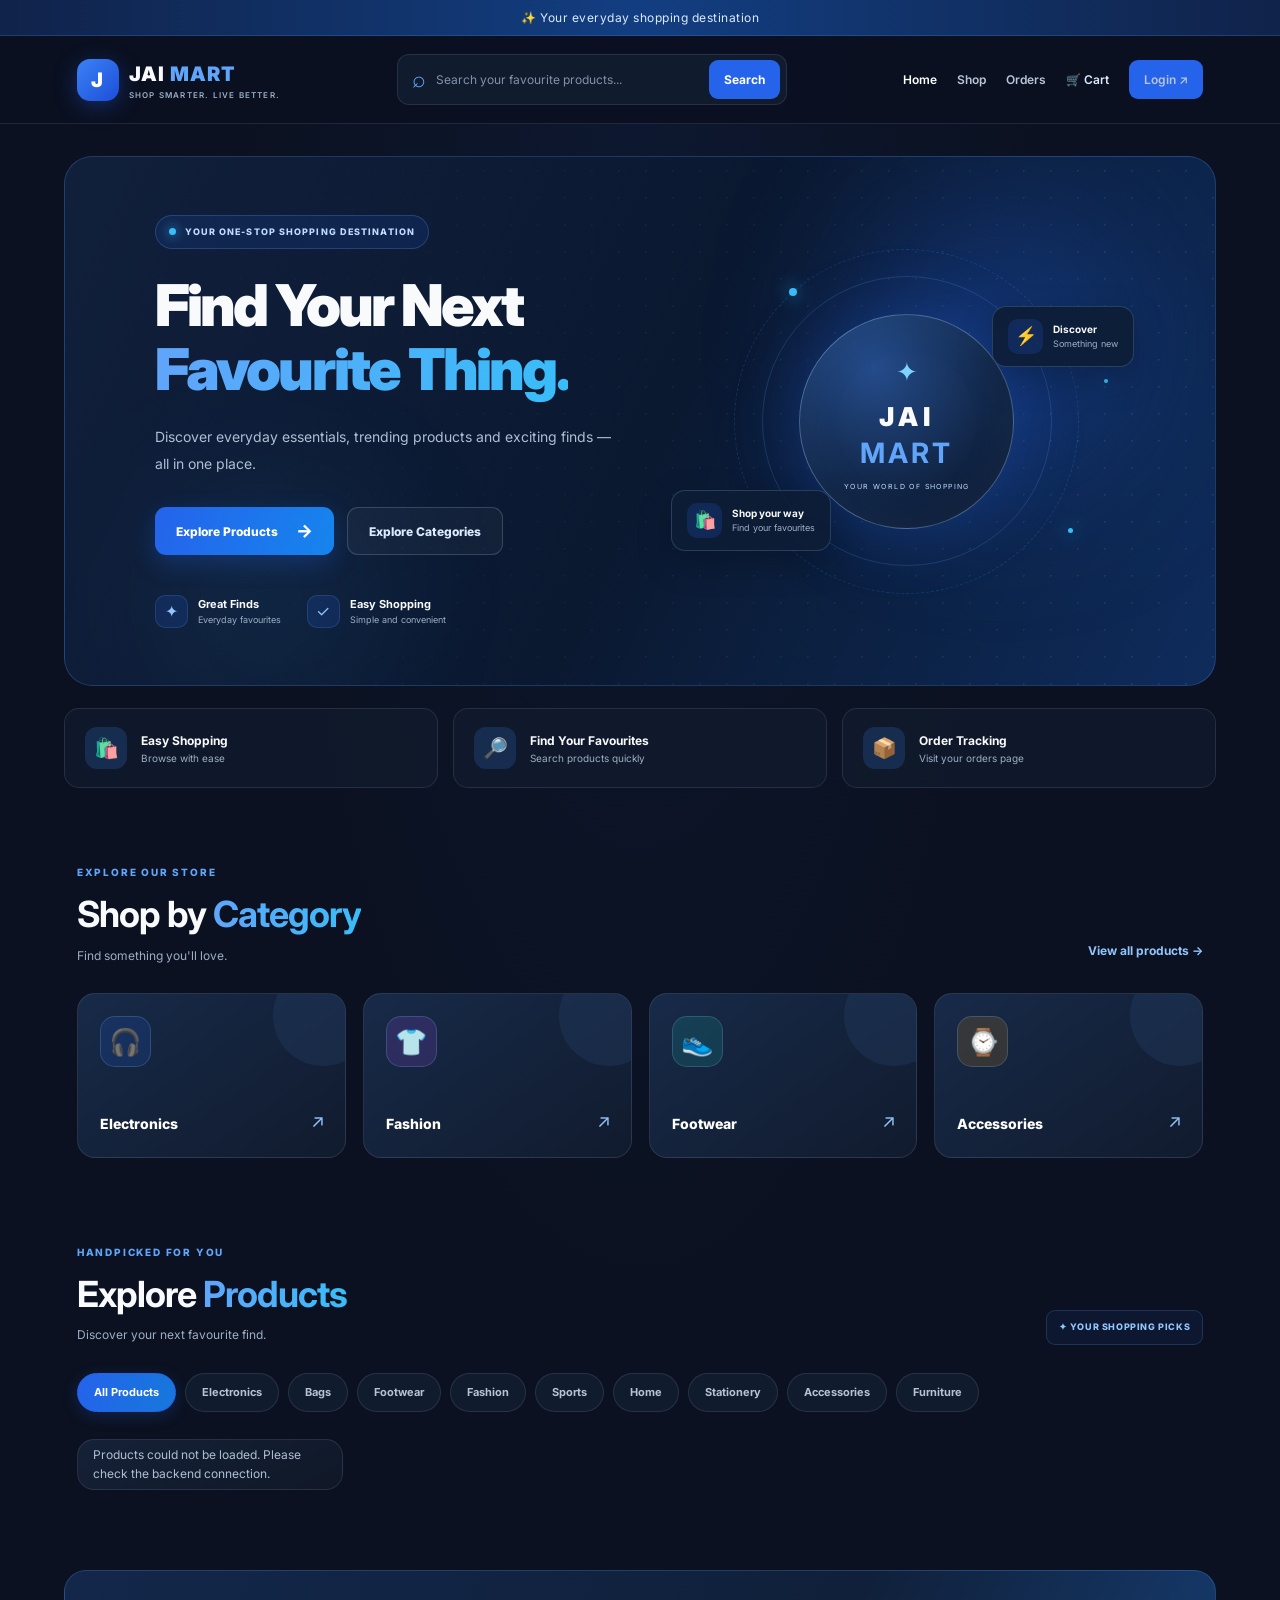
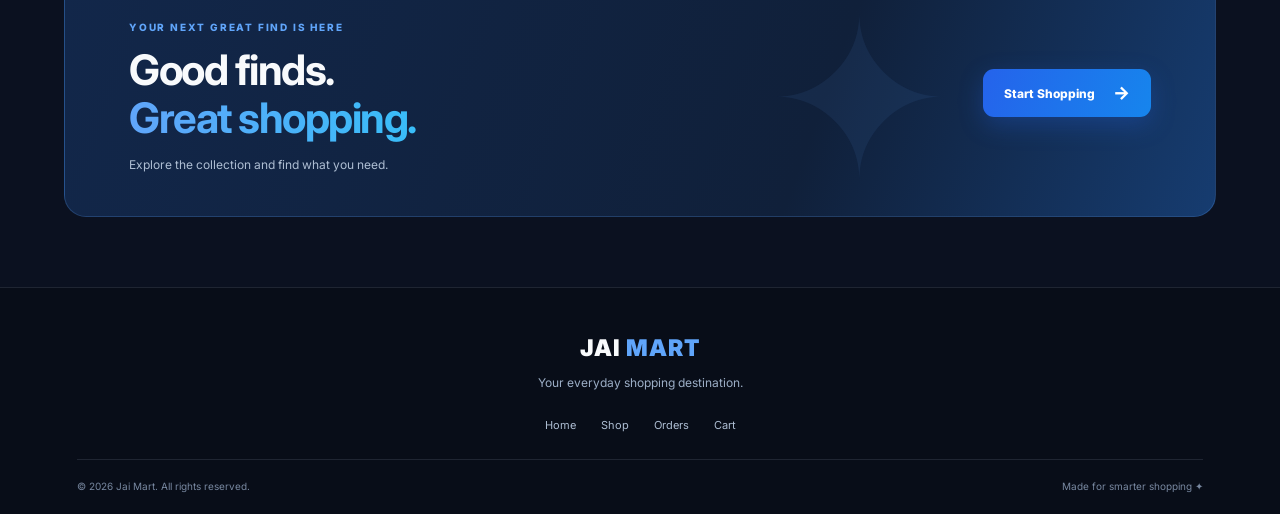
<file: frontend/index.html>
<!DOCTYPE html>
<html lang="en">
<head>
    <meta charset="UTF-8">
    <meta name="viewport" content="width=device-width, initial-scale=1.0">
    <meta name="theme-color" content="#0b1120">

    <title>Jai Mart | Shop Smarter</title>
    <link rel="stylesheet" href="style.css">
</head>
<body>

    <div class="top-strip">
        <p>✨ Your everyday shopping destination</p>
    </div>

    <header class="main-header">
        <a href="index.html" class="logo">
            <span class="logo-icon">J</span>
            <span>JAI<span class="logo-blue"> MART</span>
                <small>SHOP SMARTER. LIVE BETTER.</small>
            </span>
        </a>

        <div class="search-box">
            <span class="search-icon">⌕</span>
            <input
                type="text"
                id="searchInput"
                placeholder="Search your favourite products..."
                aria-label="Search products"
                onkeydown="if(event.key==='Enter') searchProducts()"
            >
            <button onclick="searchProducts()">Search</button>
        </div>

        <nav class="main-nav">
            <a href="index.html" class="nav-active">Home</a>
            <a href="#productsSection">Shop</a>
            <a href="orders.html">Orders</a>
            <a href="cart.html" class="cart-link">🛒 Cart</a>
            <a href="login.html" id="loginLink" class="login-link">Login ↗</a>
        </nav>
    </header>

    <main>
        <section class="hero">
            <div class="hero-glow glow-one"></div>
            <div class="hero-glow glow-two"></div>

            <div class="hero-content">
                <div class="hero-badge">
                    <span class="live-dot"></span>
                    YOUR ONE-STOP SHOPPING DESTINATION
                </div>

                <h1>
                    Find Your Next<br>
                    <span>Favourite Thing.</span>
                </h1>

                <p class="hero-description">
                    Discover everyday essentials, trending products and
                    exciting finds — all in one place.
                </p>

                <div class="hero-actions">
                    <button class="primary-btn" onclick="scrollToProducts()">
                        Explore Products <span>→</span>
                    </button>
                    <a href="#categories" class="secondary-btn">
                        Explore Categories
                    </a>
                </div>

                <div class="hero-features">
                    <div class="feature">
                        <span class="feature-icon">✦</span>
                        <div>
                            <strong>Great Finds</strong>
                            <small>Everyday favourites</small>
                        </div>
                    </div>
                    <div class="feature">
                        <span class="feature-icon">✓</span>
                        <div>
                            <strong>Easy Shopping</strong>
                            <small>Simple and convenient</small>
                        </div>
                    </div>
                </div>
            </div>

            <div class="hero-art" aria-hidden="true">
                <div class="orbit orbit-one"></div>
                <div class="orbit orbit-two"></div>
                <div class="hero-core">
                    <div class="core-star">✦</div>
                    <span>JAI</span>
                    <strong>MART</strong>
                    <small>YOUR WORLD OF SHOPPING</small>
                </div>
                <div class="floating-card floating-card-one">
                    <span>⚡</span>
                    <div><strong>Discover</strong><small>Something new</small></div>
                </div>
                <div class="floating-card floating-card-two">
                    <span>🛍️</span>
                    <div><strong>Shop your way</strong><small>Find your favourites</small></div>
                </div>
                <div class="decorative-dot dot-one"></div>
                <div class="decorative-dot dot-two"></div>
                <div class="decorative-dot dot-three"></div>
            </div>
        </section>

        <section class="benefits">
            <div class="benefit-item">
                <span class="benefit-icon">🛍️</span>
                <div><strong>Easy Shopping</strong><small>Browse with ease</small></div>
            </div>
            <div class="benefit-item">
                <span class="benefit-icon">🔎</span>
                <div><strong>Find Your Favourites</strong><small>Search products quickly</small></div>
            </div>
            <div class="benefit-item">
                <span class="benefit-icon">📦</span>
                <div><strong>Order Tracking</strong><small>Visit your orders page</small></div>
            </div>
        </section>

        <section class="category-section" id="categories">
            <div class="section-heading">
                <div>
                    <span class="eyebrow">EXPLORE OUR STORE</span>
                    <h2>Shop by <span>Category</span></h2>
                    <p>Find something you'll love.</p>
                </div>
                <a href="#productsSection" class="text-link">View all products →</a>
            </div>

            <div class="category-cards">
                <button class="category-card category-electronics"
                    onclick="filterCategory('Electronics')">
                    <span class="category-emoji">🎧</span>
                    <span class="category-name">Electronics</span>
                    <span class="category-arrow">↗</span>
                </button>

                <button class="category-card category-fashion"
                    onclick="filterCategory('Fashion')">
                    <span class="category-emoji">👕</span>
                    <span class="category-name">Fashion</span>
                    <span class="category-arrow">↗</span>
                </button>

                <button class="category-card category-footwear"
                    onclick="filterCategory('Footwear')">
                    <span class="category-emoji">👟</span>
                    <span class="category-name">Footwear</span>
                    <span class="category-arrow">↗</span>
                </button>

                <button class="category-card category-accessories"
                    onclick="filterCategory('Accessories')">
                    <span class="category-emoji">⌚</span>
                    <span class="category-name">Accessories</span>
                    <span class="category-arrow">↗</span>
                </button>
            </div>
        </section>

        <section class="products-section" id="productsSection">
            <div class="section-heading">
                <div>
                    <span class="eyebrow">HANDPICKED FOR YOU</span>
                    <h2>Explore <span>Products</span></h2>
                    <p>Discover your next favourite find.</p>
                </div>
                <div class="products-label">✦ YOUR SHOPPING PICKS</div>
            </div>

            <div class="category-filter">
                <button class="filter-btn active" onclick="filterCategory('All')">All Products</button>
                <button class="filter-btn" onclick="filterCategory('Electronics')">Electronics</button>
                <button class="filter-btn" onclick="filterCategory('Bags')">Bags</button>
                <button class="filter-btn" onclick="filterCategory('Footwear')">Footwear</button>
                <button class="filter-btn" onclick="filterCategory('Fashion')">Fashion</button>
                <button class="filter-btn" onclick="filterCategory('Sports')">Sports</button>
                <button class="filter-btn" onclick="filterCategory('Home')">Home</button>
                <button class="filter-btn" onclick="filterCategory('Stationery')">Stationery</button>
                <button class="filter-btn" onclick="filterCategory('Accessories')">Accessories</button>
                <button class="filter-btn" onclick="filterCategory('Furniture')">Furniture</button>
            </div>

            <!-- Existing script.js loads products into this element -->
            <div class="products" id="product-grid"></div>
        </section>

        <section class="bottom-banner">
            <div>
                <span class="eyebrow">YOUR NEXT GREAT FIND IS HERE</span>
                <h2>Good finds.<br><span>Great shopping.</span></h2>
                <p>Explore the collection and find what you need.</p>
            </div>
            <button class="primary-btn" onclick="scrollToProducts()">
                Start Shopping <span>→</span>
            </button>
            <div class="banner-decoration">✦</div>
        </section>
    </main>

    <footer class="site-footer">
        <a href="index.html" class="footer-logo">JAI<span> MART</span></a>
        <p>Your everyday shopping destination.</p>
        <div class="footer-links">
            <a href="index.html">Home</a>
            <a href="#productsSection">Shop</a>
            <a href="orders.html">Orders</a>
            <a href="cart.html">Cart</a>
        </div>
        <div class="footer-bottom">
            © 2026 Jai Mart. All rights reserved.
            <span>Made for smarter shopping ✦</span>
        </div>
    </footer>

    <button class="back-to-top" id="backToTop" aria-label="Back to top"
        onclick="window.scrollTo({top:0,behavior:'smooth'})">↑</button>

    <script src="script.js"></script>

    <script>
        // Highlight the selected category filter.
        document.querySelectorAll(".filter-btn").forEach(function (button) {
            button.addEventListener("click", function () {
                document.querySelectorAll(".filter-btn").forEach(function (item) {
                    item.classList.remove("active");
                });
                button.classList.add("active");
            });
        });

        // Reveal sections smoothly as they enter the screen.
        const revealObserver = new IntersectionObserver(function (entries) {
            entries.forEach(function (entry) {
                if (entry.isIntersecting) {
                    entry.target.classList.add("revealed");
                    revealObserver.unobserve(entry.target);
                }
            });
        }, { threshold: 0.08 });

        document.querySelectorAll(
            ".category-section, .products-section, .benefits, .bottom-banner"
        ).forEach(function (section) {
            section.classList.add("reveal-on-scroll");
            revealObserver.observe(section);
        });

        // Back-to-top button visibility.
        const topButton = document.getElementById("backToTop");
        window.addEventListener("scroll", function () {
            topButton.classList.toggle("visible", window.scrollY > 450);
        });
    </script>
</body>
</html>
</file>
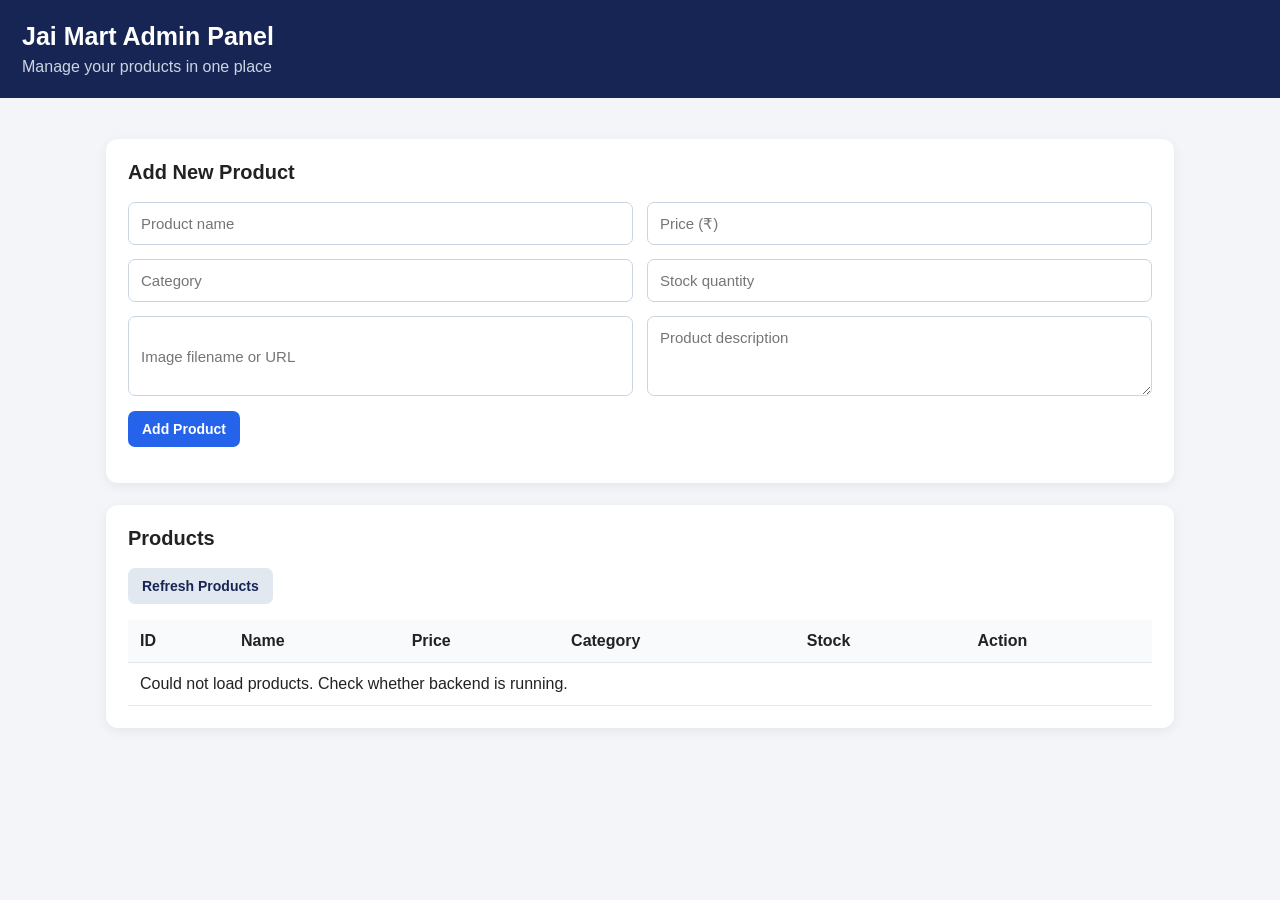
<file: frontend/admin.html>
<!DOCTYPE html>
<html lang="en">
<head>
    <meta charset="UTF-8">
    <meta name="viewport" content="width=device-width, initial-scale=1.0">
    <title>Jai Mart - Admin Panel</title>

    <style>
        * {
            box-sizing: border-box;
            margin: 0;
            padding: 0;
            font-family: Arial, sans-serif;
        }

        body {
            background: #f3f5f9;
            color: #222;
        }

        header {
            background: #172554;
            color: white;
            padding: 22px;
        }

        header h1 {
            font-size: 25px;
        }

        header p {
            margin-top: 7px;
            color: #cbd5e1;
        }

        main {
            max-width: 1100px;
            margin: 25px auto;
            padding: 16px;
        }

        .panel {
            background: white;
            padding: 22px;
            border-radius: 12px;
            box-shadow: 0 3px 12px #00000010;
            margin-bottom: 22px;
        }

        h2 {
            margin-bottom: 18px;
            font-size: 20px;
        }

        .form-grid {
            display: grid;
            grid-template-columns: repeat(2, 1fr);
            gap: 14px;
        }

        input, textarea {
            width: 100%;
            padding: 12px;
            border: 1px solid #cbd5e1;
            border-radius: 7px;
            font-size: 15px;
        }

        textarea {
            min-height: 80px;
            resize: vertical;
        }

        button {
            padding: 10px 14px;
            border: none;
            border-radius: 7px;
            cursor: pointer;
            font-size: 14px;
            font-weight: bold;
        }

        button:disabled {
            opacity: 0.6;
            cursor: not-allowed;
        }

        .add-btn {
            background: #2563eb;
            color: white;
            margin-top: 15px;
        }

        .refresh-btn {
            background: #e2e8f0;
            color: #172554;
        }

        .delete-btn {
            background: #dc2626;
            color: white;
        }

        .table-wrap {
            overflow-x: auto;
            margin-top: 16px;
        }

        table {
            width: 100%;
            border-collapse: collapse;
            min-width: 700px;
        }

        th, td {
            padding: 12px;
            border-bottom: 1px solid #e2e8f0;
            text-align: left;
        }

        th {
            background: #f8fafc;
        }

        .status {
            margin-top: 14px;
            overflow-wrap: anywhere;
        }

        @media (max-width: 600px) {
            .form-grid {
                grid-template-columns: 1fr;
            }
        }
    </style>
</head>

<body>

<header>
    <h1>Jai Mart Admin Panel</h1>
    <p>Manage your products in one place</p>
</header>

<main>

    <section class="panel">
        <h2>Add New Product</h2>

        <form id="product-form">
            <div class="form-grid">
                <input id="name" placeholder="Product name" required>

                <input id="price" type="number" min="0.01"
                       step="0.01" placeholder="Price (₹)" required>

                <input id="category" placeholder="Category" required>

                <input id="quantity" type="number" min="0"
                       step="1" placeholder="Stock quantity" required>

                <input id="image" placeholder="Image filename or URL">

                <textarea id="description"
                          placeholder="Product description"></textarea>
            </div>

            <button class="add-btn" id="add-btn" type="submit">
                Add Product
            </button>

            <p id="status" class="status" role="status"></p>
        </form>
    </section>

    <section class="panel">
        <h2>Products</h2>

        <button class="refresh-btn" id="refresh-btn" type="button">
            Refresh Products
        </button>

        <div class="table-wrap">
            <table>
                <thead>
                    <tr>
                        <th>ID</th>
                        <th>Name</th>
                        <th>Price</th>
                        <th>Category</th>
                        <th>Stock</th>
                        <th>Action</th>
                    </tr>
                </thead>

                <tbody id="product-list">
                    <tr>
                        <td colspan="6">Loading products...</td>
                    </tr>
                </tbody>
            </table>
        </div>
    </section>

</main>

<script>
    const API = "http://localhost:8080/api/products";

    const form = document.getElementById("product-form");
    const statusBox = document.getElementById("status");
    const productList = document.getElementById("product-list");
    const addButton = document.getElementById("add-btn");

    // LOAD PRODUCTS

    async function loadProducts() {
        productList.replaceChildren();

        const loadingRow = document.createElement("tr");
        const loadingCell = document.createElement("td");
        loadingCell.colSpan = 6;
        loadingCell.textContent = "Loading products...";
        loadingRow.appendChild(loadingCell);
        productList.appendChild(loadingRow);

        try {
            const response = await fetch(API);

            if (!response.ok) {
                throw new Error("HTTP " + response.status);
            }

            const products = await response.json();

            if (!Array.isArray(products)) {
                throw new Error("Invalid products response");
            }

            productList.replaceChildren();

            if (products.length === 0) {
                const row = document.createElement("tr");
                const cell = document.createElement("td");
                cell.colSpan = 6;
                cell.textContent = "No products found.";
                row.appendChild(cell);
                productList.appendChild(row);
                return;
            }

            products.forEach(product => {
                const row = document.createElement("tr");

                [
                    product.id,
                    product.name,
                    "₹" + product.price,
                    product.category,
                    product.quantity
                ].forEach(value => {
                    const cell = document.createElement("td");
                    cell.textContent = value ?? "";
                    row.appendChild(cell);
                });

                const actionCell = document.createElement("td");
                const deleteButton = document.createElement("button");

                deleteButton.type = "button";
                deleteButton.className = "delete-btn";
                deleteButton.textContent = "Delete";

                deleteButton.addEventListener("click", () => {
                    deleteProduct(product.id, product.name, deleteButton);
                });

                actionCell.appendChild(deleteButton);
                row.appendChild(actionCell);
                productList.appendChild(row);
            });

        } catch (error) {
            productList.replaceChildren();

            const row = document.createElement("tr");
            const cell = document.createElement("td");
            cell.colSpan = 6;
            cell.textContent =
                "Could not load products. Check whether backend is running.";

            row.appendChild(cell);
            productList.appendChild(row);

            console.error(error);
        }
    }

    // DELETE PRODUCT

    async function deleteProduct(id, name, button) {
        const confirmed = confirm(
            'Delete "' + name + '"?\n\n' +
            "If this product has existing orders, it will be kept " +
            "for order history and its stock will be set to zero."
        );

        if (!confirmed) return;

        button.disabled = true;
        statusBox.textContent = "Processing product...";

        try {
            const response = await fetch(API + "/" + encodeURIComponent(id), {
                method: "DELETE"
            });

            const result = await response.json();

            if (!response.ok || result.success !== true) {
                throw new Error(result.message || "Could not process product.");
            }

            statusBox.textContent = result.message;

            await loadProducts();

        } catch (error) {
            statusBox.textContent =
                "Error: " + error.message +
                ". Check the backend and DELETE API.";

            console.error("Delete error:", error);
            button.disabled = false;
        }
    }

    // ADD PRODUCT

    form.addEventListener("submit", async event => {
        event.preventDefault();

        const product = {
            name: document.getElementById("name").value.trim(),
            price: Number(document.getElementById("price").value),
            category: document.getElementById("category").value.trim(),
            quantity: Number(document.getElementById("quantity").value),
            image: document.getElementById("image").value.trim(),
            description: document.getElementById("description").value.trim()
        };

        if (
            !product.name ||
            !product.category ||
            !Number.isFinite(product.price) ||
            product.price <= 0 ||
            !Number.isInteger(product.quantity) ||
            product.quantity < 0
        ) {
            statusBox.textContent = "Please enter valid product details.";
            return;
        }

        addButton.disabled = true;
        statusBox.textContent = "Adding product...";

        try {
            const response = await fetch(API, {
                method: "POST",
                headers: {
                    "Content-Type": "application/json"
                },
                body: JSON.stringify(product)
            });

            const result = await response.json();

            if (!response.ok || result.success !== true) {
                throw new Error(result.message || "Could not add product.");
            }

            statusBox.textContent =
                "Product added successfully! ID: " + result.id;

            form.reset();
            await loadProducts();

        } catch (error) {
            statusBox.textContent = "Error: " + error.message;
            console.error("Add product error:", error);

        } finally {
            addButton.disabled = false;
        }
    });

    document.getElementById("refresh-btn")
        .addEventListener("click", loadProducts);

    loadProducts();
</script>

</body>
</html>
</file>
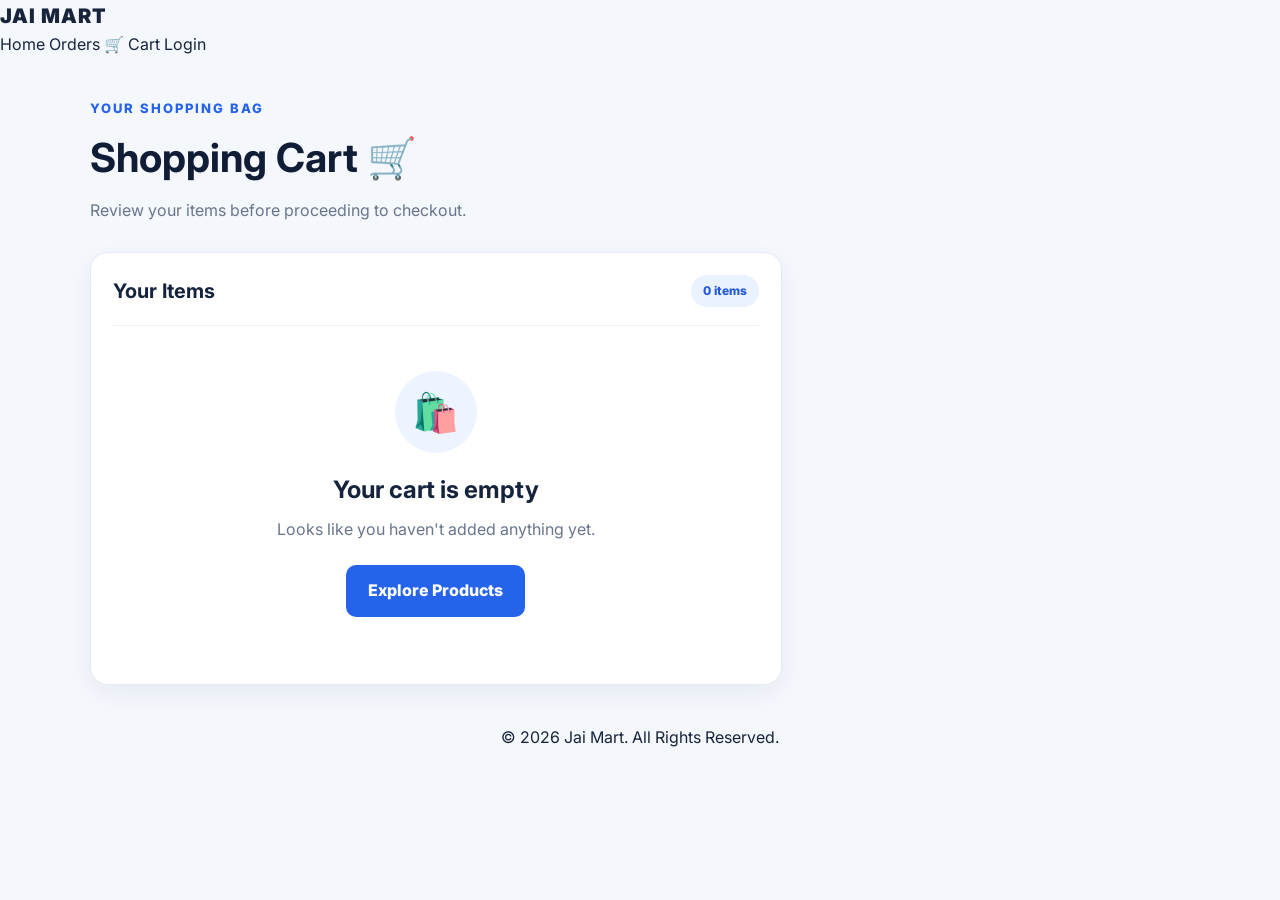
<file: frontend/cart.html>
<!DOCTYPE html>
<html lang="en">
<head>
    <meta charset="UTF-8">
    <meta name="viewport" content="width=device-width, initial-scale=1.0">
    <title>Jai Mart - Shopping Cart</title>
    <link rel="stylesheet" href="style.css">

    <style>
        .cart-page {
            min-height: 100vh;
            background: #f4f7fc;
            color: #17243b;
        }

        .cart-page .cart-main {
            width: min(1100px, 92%);
            margin: 40px auto;
            min-height: 60vh;
        }

        .cart-heading {
            margin-bottom: 28px;
        }

        .cart-heading .eyebrow {
            color: #2563eb;
            font-size: 13px;
            font-weight: 800;
            letter-spacing: 2px;
            text-transform: uppercase;
        }

        .cart-heading h1 {
            font-size: clamp(28px, 4vw, 40px);
            margin: 8px 0;
            color: #101d36;
        }

        .cart-heading p {
            color: #68758b;
            margin: 0;
        }

        .cart-layout {
            display: grid;
            grid-template-columns: minmax(0, 1.8fr) minmax(260px, 1fr);
            gap: 24px;
            align-items: start;
        }

        .cart-list,
        .cart-summary {
            background: #fff;
            border: 1px solid #e4eaf4;
            border-radius: 18px;
            box-shadow: 0 8px 28px rgba(20, 42, 80, 0.06);
        }

        .cart-list {
            padding: 22px;
        }

        .cart-list-header {
            display: flex;
            justify-content: space-between;
            align-items: center;
            gap: 12px;
            padding-bottom: 18px;
            border-bottom: 1px solid #edf1f7;
        }

        .cart-list-header h2,
        .cart-summary h2 {
            margin: 0;
            font-size: 20px;
            color: #15233c;
        }

        .cart-count {
            background: #eaf1ff;
            color: #2459d6;
            padding: 6px 12px;
            border-radius: 30px;
            font-size: 12px;
            font-weight: 800;
        }

        .cart-item {
            display: grid;
            grid-template-columns: 64px minmax(0, 1fr) auto;
            gap: 15px;
            align-items: center;
            padding: 20px 0;
            border-bottom: 1px solid #edf1f7;
        }

        .cart-item:last-child {
            border-bottom: none;
        }

        .cart-item-icon {
            width: 64px;
            height: 64px;
            border-radius: 14px;
            background: linear-gradient(135deg, #e8efff, #f2f6ff);
            display: flex;
            align-items: center;
            justify-content: center;
            font-size: 28px;
            overflow: hidden;
        }

        .cart-item-icon img {
            width: 100%;
            height: 100%;
            object-fit: contain;
        }

        .cart-item-info h3 {
            font-size: 16px;
            margin: 0 0 7px;
            color: #17243b;
            overflow-wrap: anywhere;
        }

        .cart-item-price {
            margin: 0;
            color: #65738a;
            font-size: 13px;
        }

        .cart-item-total {
            margin: 7px 0 0;
            color: #2459d6;
            font-weight: 800;
        }

        .cart-item-actions {
            display: flex;
            flex-wrap: wrap;
            gap: 8px;
            align-items: center;
            margin-top: 12px;
        }

        .quantity-control {
            display: inline-flex;
            align-items: center;
            border: 1px solid #dce5f3;
            border-radius: 9px;
            overflow: hidden;
            background: #fff;
        }

        .quantity-control button {
            border: none;
            background: #f2f6ff;
            color: #1d4ed8;
            width: 34px;
            height: 34px;
            font-size: 18px;
            font-weight: 700;
            cursor: pointer;
        }

        .quantity-control button:hover {
            background: #dce8ff;
        }

        .quantity-control span {
            min-width: 34px;
            text-align: center;
            font-weight: 700;
        }

        .remove-button {
            border: none;
            background: #fff0f0;
            color: #d12d43;
            padding: 9px 12px;
            border-radius: 8px;
            font-size: 12px;
            font-weight: 700;
            cursor: pointer;
        }

        .remove-button:hover {
            background: #ffe0e3;
        }

        .cart-summary {
            padding: 24px;
            position: sticky;
            top: 20px;
        }

        .summary-line {
            display: flex;
            justify-content: space-between;
            gap: 12px;
            margin: 18px 0;
            color: #68758b;
            font-size: 14px;
        }

        .summary-line strong {
            color: #17243b;
        }

        .summary-divider {
            border: 0;
            border-top: 1px solid #e8edf5;
            margin: 20px 0;
        }

        .summary-total {
            display: flex;
            justify-content: space-between;
            gap: 12px;
            align-items: center;
            font-weight: 800;
            font-size: 17px;
        }

        .summary-total strong {
            font-size: 25px;
            color: #2459d6;
            overflow-wrap: anywhere;
        }

        .checkout-button,
        .continue-button {
            display: flex;
            justify-content: center;
            align-items: center;
            width: 100%;
            min-height: 48px;
            border-radius: 11px;
            font-weight: 800;
            text-decoration: none;
            cursor: pointer;
            transition: transform 0.2s, background 0.2s;
        }

        .checkout-button {
            margin-top: 24px;
            border: none;
            color: white;
            background: linear-gradient(135deg, #2563eb, #1742b8);
            box-shadow: 0 7px 16px rgba(37, 99, 235, 0.22);
        }

        .checkout-button:hover {
            transform: translateY(-2px);
            background: #1742b8;
        }

        .continue-button {
            margin-top: 12px;
            border: 1px solid #dce5f3;
            background: #fff;
            color: #2459d6;
        }

        .continue-button:hover {
            background: #f2f6ff;
        }

        .cart-note {
            margin-top: 18px;
            padding: 12px;
            border-radius: 10px;
            background: #f1f7ff;
            color: #52647f;
            font-size: 12px;
            line-height: 1.6;
        }

        .empty-cart {
            text-align: center;
            padding: 45px 15px;
        }

        .empty-cart .empty-icon {
            width: 82px;
            height: 82px;
            display: grid;
            place-items: center;
            margin: 0 auto 18px;
            border-radius: 50%;
            background: #edf3ff;
            font-size: 38px;
        }

        .empty-cart h2 {
            color: #15233c;
            margin-bottom: 8px;
        }

        .empty-cart p {
            color: #68758b;
            margin-bottom: 22px;
        }

        .empty-cart a {
            display: inline-block;
            padding: 13px 22px;
            border-radius: 10px;
            color: #fff;
            background: #2563eb;
            text-decoration: none;
            font-weight: 800;
        }

        .cart-page footer {
            margin-top: 40px;
            text-align: center;
        }

        @media (max-width: 760px) {
            .cart-page .cart-main {
                margin: 25px auto;
            }

            .cart-layout {
                grid-template-columns: 1fr;
            }

            .cart-summary {
                position: static;
            }

            .cart-list {
                padding: 15px;
            }

            .cart-item {
                grid-template-columns: 54px minmax(0, 1fr);
                gap: 12px;
            }

            .cart-item-icon {
                width: 54px;
                height: 54px;
            }

            .cart-item-price-area {
                grid-column: 2;
            }
        }
    </style>
</head>

<body class="cart-page">

<header>
    <div class="logo">JAI MART</div>
    <nav>
        <a href="index.html">Home</a>
        <a href="orders.html">Orders</a>
        <a href="cart.html">🛒 Cart</a>
        <a href="login.html" id="loginLink">Login</a>
    </nav>
</header>

<main class="cart-main">
    <div class="cart-heading">
        <div class="eyebrow">Your shopping bag</div>
        <h1>Shopping Cart 🛒</h1>
        <p>Review your items before proceeding to checkout.</p>
    </div>

    <div class="cart-layout">
        <section class="cart-list">
            <div class="cart-list-header">
                <h2>Your Items</h2>
                <span class="cart-count" id="cartCount">0 items</span>
            </div>

            <div id="cartItems" aria-live="polite"></div>
        </section>

        <aside class="cart-summary" id="cartSummary">
            <h2>Order Summary</h2>

            <div class="summary-line">
                <span>Items subtotal</span>
                <strong id="subtotal">₹0.00</strong>
            </div>

            <div class="summary-line">
                <span>Delivery</span>
                <strong>Free</strong>
            </div>

            <hr class="summary-divider">

            <div class="summary-total">
                <span>Total</span>
                <strong id="grandTotal">₹0.00</strong>
            </div>

            <button class="checkout-button" id="checkoutButton"
                    onclick="goToCheckout()">
                Proceed to Checkout →
            </button>

            <a class="continue-button" href="index.html">
                ← Continue Shopping
            </a>

            <div class="cart-note">
                🔒 Please review your items and quantities before checkout.
            </div>
        </aside>
    </div>
</main>

<footer>
    <p>© 2026 Jai Mart. All Rights Reserved.</p>
</footer>

<script>
function getCart() {
    try {
        const cart = JSON.parse(localStorage.getItem("cart"));
        return Array.isArray(cart) ? cart : [];
    } catch (error) {
        return [];
    }
}

function saveCart(cart) {
    localStorage.setItem("cart", JSON.stringify(cart));
}

function escapeHTML(value) {
    return String(value ?? "").replace(/[&<>"']/g, function(char) {
        return {
            "&": "&amp;",
            "<": "&lt;",
            ">": "&gt;",
            '"': "&quot;",
            "'": "&#39;"
        }[char];
    });
}

function money(value) {
    return "₹" + Number(value || 0).toLocaleString("en-IN", {
        minimumFractionDigits: 2,
        maximumFractionDigits: 2
    });
}

function displayCart() {
    const cart = getCart();
    const cartItems = document.getElementById("cartItems");
    const cartCount = document.getElementById("cartCount");
    const cartSummary = document.getElementById("cartSummary");

    const itemCount = cart.reduce(function(sum, item) {
        return sum + Math.max(0, Number(item.quantity) || 0);
    }, 0);

    cartCount.textContent = itemCount + (itemCount === 1 ? " item" : " items");

    if (cart.length === 0) {
        cartItems.innerHTML = `
            <div class="empty-cart">
                <div class="empty-icon">🛍️</div>
                <h2>Your cart is empty</h2>
                <p>Looks like you haven't added anything yet.</p>
                <a href="index.html">Explore Products</a>
            </div>
        `;

        cartSummary.style.display = "none";
        return;
    }

    cartSummary.style.display = "block";

    let total = 0;
    cartItems.innerHTML = cart.map(function(item, index) {
        const price = Math.max(0, Number(item.price) || 0);
        const quantity = Math.max(1, Number(item.quantity) || 1);
        const itemTotal = price * quantity;

        total += itemTotal;

        // Supports an image URL if your product object already has one.
        const imageHTML = item.image
            ? `<img src="${escapeHTML(item.image)}"
                    alt="${escapeHTML(item.name)}"
                    onerror="this.parentElement.textContent='🛍️'">`
            : "🛍️";

        return `
            <article class="cart-item">
                <div class="cart-item-icon">${imageHTML}</div>

                <div class="cart-item-info">
                    <h3>${escapeHTML(item.name || "Product")}</h3>
                    <p class="cart-item-price">Price: ${money(price)}</p>

                    <div class="cart-item-actions">
                        <div class="quantity-control">
                            <button type="button"
                                    aria-label="Decrease quantity"
                                    onclick="decreaseQuantity(${index})">−</button>
                            <span>${quantity}</span>
                            <button type="button"
                                    aria-label="Increase quantity"
                                    onclick="increaseQuantity(${index})">+</button>
                        </div>

                        <button type="button" class="remove-button"
                                onclick="removeFromCart(${index})">
                            Remove ✕
                        </button>
                    </div>
                </div>

                <div class="cart-item-price-area">
                    <p class="cart-item-total">${money(itemTotal)}</p>
                </div>
            </article>
        `;
    }).join("");

    document.getElementById("subtotal").textContent = money(total);
    document.getElementById("grandTotal").textContent = money(total);
}

function increaseQuantity(index) {
    const cart = getCart();

    if (!cart[index]) return;

    cart[index].quantity = Math.max(1, Number(cart[index].quantity) || 1) + 1;
    saveCart(cart);
    displayCart();
}

function decreaseQuantity(index) {
    const cart = getCart();

    if (!cart[index]) return;

    const quantity = Math.max(1, Number(cart[index].quantity) || 1);

    if (quantity > 1) {
        cart[index].quantity = quantity - 1;
    } else {
        cart.splice(index, 1);
    }

    saveCart(cart);
    displayCart();
}

function removeFromCart(index) {
    const cart = getCart();

    if (!cart[index]) return;

    cart.splice(index, 1);
    saveCart(cart);
    displayCart();
}

function goToCheckout() {
    const cart = getCart();

    if (cart.length === 0) {
        alert("Your cart is empty!");
        return;
    }

    window.location.href = "checkout.html";
}

displayCart();
</script>

</body>
</html>
</file>
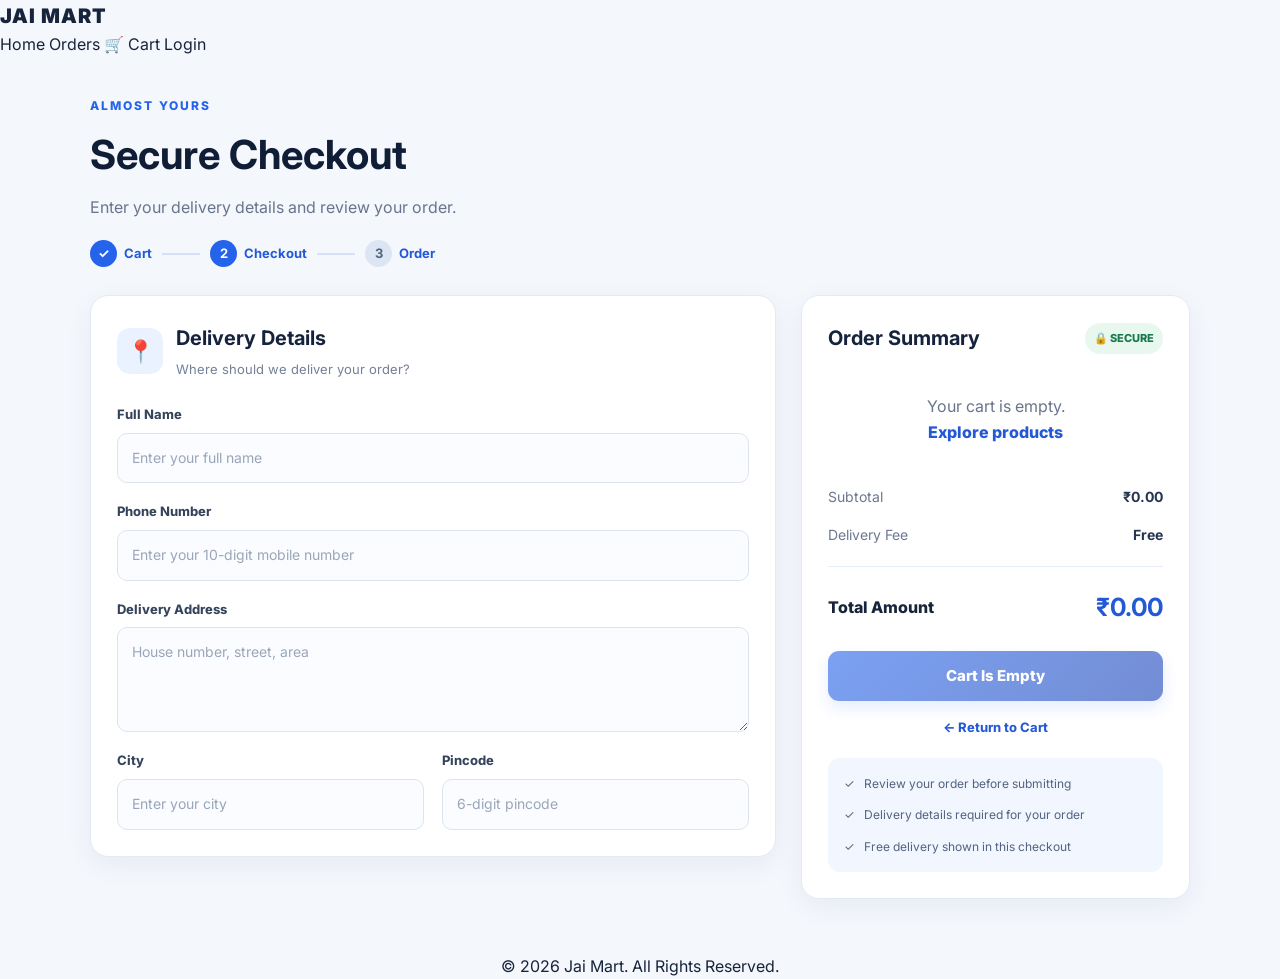
<file: frontend/checkout.html>
<!DOCTYPE html>
<html lang="en">
<head>
    <meta charset="UTF-8">
    <meta name="viewport" content="width=device-width, initial-scale=1.0">

    <title>Jai Mart - Secure Checkout</title>
    <link rel="stylesheet" href="style.css">

    <style>
        .checkout-page {
            background: #f4f7fc;
            color: #17243b;
            min-height: 100vh;
        }

        .checkout-main {
            width: min(1100px, 92%);
            margin: 38px auto 55px;
        }

        .checkout-heading {
            margin-bottom: 28px;
        }

        .checkout-eyebrow {
            color: #2563eb;
            font-weight: 800;
            letter-spacing: 2px;
            text-transform: uppercase;
            font-size: 12px;
        }

        .checkout-heading h1 {
            color: #101d36;
            font-size: clamp(28px, 4vw, 40px);
            margin: 8px 0;
        }

        .checkout-heading p {
            color: #68758b;
            margin: 0;
        }

        .checkout-progress {
            display: flex;
            align-items: center;
            gap: 10px;
            margin-top: 20px;
            color: #2459d6;
            font-size: 13px;
            font-weight: 700;
        }

        .progress-step {
            display: flex;
            align-items: center;
            gap: 7px;
        }

        .progress-number {
            width: 27px;
            height: 27px;
            border-radius: 50%;
            background: #2563eb;
            color: #fff;
            display: grid;
            place-items: center;
        }

        .progress-line {
            width: 38px;
            height: 2px;
            background: #d5e1f8;
        }

        .checkout-layout {
            display: grid;
            grid-template-columns: minmax(0, 1.5fr) minmax(280px, 0.85fr);
            gap: 25px;
            align-items: start;
        }

        .checkout-card {
            background: #fff;
            border: 1px solid #e3eaf5;
            border-radius: 18px;
            padding: 26px;
            box-shadow: 0 8px 28px rgba(20, 42, 80, 0.06);
        }

        .checkout-card-heading {
            display: flex;
            align-items: center;
            gap: 13px;
            margin-bottom: 24px;
        }

        .checkout-card-icon {
            width: 46px;
            height: 46px;
            flex-shrink: 0;
            border-radius: 13px;
            display: grid;
            place-items: center;
            background: #eaf1ff;
            font-size: 22px;
        }

        .checkout-card-heading h2 {
            margin: 0 0 5px;
            font-size: 20px;
            color: #15233c;
        }

        .checkout-card-heading p {
            margin: 0;
            font-size: 13px;
            color: #738097;
        }

        .form-grid {
            display: grid;
            grid-template-columns: 1fr 1fr;
            gap: 18px;
        }

        .form-field {
            display: flex;
            flex-direction: column;
            gap: 8px;
            min-width: 0;
        }

        .form-field.full-width {
            grid-column: 1 / -1;
        }

        .form-field label {
            font-size: 13px;
            font-weight: 750;
            color: #34435b;
        }

        .form-field input,
        .form-field textarea {
            width: 100%;
            box-sizing: border-box;
            padding: 13px 14px;
            border: 1px solid #dce4f0;
            border-radius: 10px;
            outline: none;
            background: #fbfcff;
            color: #17243b;
            font: inherit;
            font-size: 14px;
            transition: border-color 0.2s, box-shadow 0.2s;
        }

        .form-field input:focus,
        .form-field textarea:focus {
            border-color: #3975ed;
            box-shadow: 0 0 0 3px rgba(37, 99, 235, 0.11);
            background: #fff;
        }

        .form-field textarea {
            min-height: 105px;
            resize: vertical;
        }

        .form-field input::placeholder,
        .form-field textarea::placeholder {
            color: #9aa6b8;
        }

        .checkout-summary {
            position: sticky;
            top: 20px;
        }

        .summary-top {
            display: flex;
            justify-content: space-between;
            align-items: center;
            gap: 10px;
            margin-bottom: 20px;
        }

        .summary-top h2 {
            margin: 0;
            color: #15233c;
            font-size: 20px;
        }

        .secure-label {
            font-size: 11px;
            font-weight: 800;
            color: #18794e;
            background: #e8f8ef;
            border-radius: 20px;
            padding: 7px 9px;
        }

        .checkout-items {
            display: flex;
            flex-direction: column;
            gap: 15px;
            margin-bottom: 20px;
        }

        .checkout-item {
            display: flex;
            justify-content: space-between;
            align-items: flex-start;
            gap: 12px;
            padding-bottom: 14px;
            border-bottom: 1px solid #edf1f7;
        }

        .checkout-item-name {
            margin: 0 0 5px;
            font-size: 14px;
            font-weight: 750;
            color: #263650;
            overflow-wrap: anywhere;
        }

        .checkout-item-qty {
            margin: 0;
            color: #77849a;
            font-size: 12px;
        }

        .checkout-item-price {
            color: #1c2d49;
            font-weight: 800;
            white-space: nowrap;
            font-size: 13px;
        }

        .summary-line {
            display: flex;
            justify-content: space-between;
            gap: 12px;
            margin: 16px 0;
            font-size: 14px;
            color: #6b7890;
        }

        .summary-line strong {
            color: #263650;
        }

        .summary-divider {
            border: none;
            border-top: 1px solid #e7edf6;
            margin: 20px 0;
        }

        .summary-grand-total {
            display: flex;
            justify-content: space-between;
            align-items: center;
            gap: 12px;
            font-weight: 800;
            color: #17243b;
        }

        .summary-grand-total strong {
            color: #2459d6;
            font-size: 25px;
            overflow-wrap: anywhere;
        }

        .checkout-submit {
            width: 100%;
            min-height: 50px;
            margin-top: 24px;
            border: none;
            border-radius: 11px;
            color: white;
            background: linear-gradient(135deg, #2563eb, #1742b8);
            font-size: 15px;
            font-weight: 800;
            cursor: pointer;
            box-shadow: 0 7px 16px rgba(37, 99, 235, 0.2);
            transition: transform 0.2s, opacity 0.2s;
        }

        .checkout-submit:hover {
            transform: translateY(-2px);
        }

        .checkout-submit:disabled {
            opacity: 0.6;
            cursor: not-allowed;
            transform: none;
        }

        .checkout-back {
            display: block;
            text-align: center;
            margin-top: 16px;
            color: #2459d6;
            text-decoration: none;
            font-size: 13px;
            font-weight: 750;
        }

        .checkout-benefits {
            display: grid;
            gap: 12px;
            margin-top: 20px;
            padding: 16px;
            border-radius: 12px;
            background: #f2f6ff;
            color: #52647f;
            font-size: 12px;
        }

        .checkout-benefits div {
            display: flex;
            gap: 9px;
            align-items: center;
        }

        .checkout-empty {
            padding: 20px 0;
            text-align: center;
            color: #68758b;
        }

        .checkout-empty a {
            color: #2459d6;
            font-weight: 800;
        }

        .checkout-page footer {
            text-align: center;
            margin-top: 35px;
        }

        @media (max-width: 760px) {
            .checkout-main {
                margin-top: 25px;
            }

            .checkout-layout {
                grid-template-columns: 1fr;
            }

            .checkout-card {
                padding: 19px;
            }

            .checkout-summary {
                position: static;
            }
        }

        @media (max-width: 460px) {
            .form-grid {
                grid-template-columns: 1fr;
            }

            .form-field.full-width {
                grid-column: auto;
            }

            .checkout-progress {
                gap: 6px;
                font-size: 11px;
            }

            .progress-line {
                width: 16px;
            }
        }
    </style>
</head>

<body class="checkout-page">

<header>
    <div class="logo">JAI MART</div>
    <nav>
        <a href="index.html">Home</a>
        <a href="orders.html">Orders</a>
        <a href="cart.html">🛒 Cart</a>
        <a href="login.html" id="loginLink">Login</a>
    </nav>
</header>

<main class="checkout-main">

    <section class="checkout-heading">
        <div class="checkout-eyebrow">Almost yours</div>
        <h1>Secure Checkout</h1>
        <p>Enter your delivery details and review your order.</p>

        <div class="checkout-progress">
            <div class="progress-step">
                <span class="progress-number">✓</span>
                <span>Cart</span>
            </div>
            <div class="progress-line"></div>
            <div class="progress-step">
                <span class="progress-number">2</span>
                <span>Checkout</span>
            </div>
            <div class="progress-line"></div>
            <div class="progress-step">
                <span class="progress-number" style="background:#dce5f3;color:#52647f">3</span>
                <span>Order</span>
            </div>
        </div>
    </section>

    <form id="checkoutForm" onsubmit="placeOrder(event)">
        <div class="checkout-layout">

            <section class="checkout-card">
                <div class="checkout-card-heading">
                    <div class="checkout-card-icon">📍</div>
                    <div>
                        <h2>Delivery Details</h2>
                        <p>Where should we deliver your order?</p>
                    </div>
                </div>

                <div class="form-grid">
                    <div class="form-field full-width">
                        <label for="orderName">Full Name</label>
                        <input
                            type="text"
                            id="orderName"
                            name="orderName"
                            placeholder="Enter your full name"
                            autocomplete="name"
                            maxlength="100"
                            required
                        >
                    </div>

                    <div class="form-field full-width">
                        <label for="orderPhone">Phone Number</label>
                        <input
                            type="tel"
                            id="orderPhone"
                            name="orderPhone"
                            placeholder="Enter your 10-digit mobile number"
                            autocomplete="tel"
                            inputmode="numeric"
                            pattern="[6-9][0-9]{9}"
                            title="Enter a valid 10-digit Indian mobile number"
                            maxlength="10"
                            required
                        >
                    </div>

                    <div class="form-field full-width">
                        <label for="orderAddress">Delivery Address</label>
                        <textarea
                            id="orderAddress"
                            name="orderAddress"
                            placeholder="House number, street, area"
                            autocomplete="street-address"
                            maxlength="500"
                            required
                        ></textarea>
                    </div>

                    <div class="form-field">
                        <label for="orderCity">City</label>
                        <input
                            type="text"
                            id="orderCity"
                            name="orderCity"
                            placeholder="Enter your city"
                            autocomplete="address-level2"
                            maxlength="100"
                            required
                        >
                    </div>

                    <div class="form-field">
                        <label for="orderPincode">Pincode</label>
                        <input
                            type="text"
                            id="orderPincode"
                            name="orderPincode"
                            placeholder="6-digit pincode"
                            inputmode="numeric"
                            autocomplete="postal-code"
                            pattern="[0-9]{6}"
                            title="Enter a valid 6-digit pincode"
                            maxlength="6"
                            required
                        >
                    </div>
                </div>
            </section>

            <aside class="checkout-card checkout-summary">
                <div class="summary-top">
                    <h2>Order Summary</h2>
                    <span class="secure-label">🔒 SECURE</span>
                </div>

                <div id="checkoutItems" class="checkout-items">
                    <div class="checkout-empty">Loading your items...</div>
                </div>

                <div class="summary-line">
                    <span>Subtotal</span>
                    <strong id="checkoutSubtotal">₹0.00</strong>
                </div>

                <div class="summary-line">
                    <span>Delivery Fee</span>
                    <strong>Free</strong>
                </div>

                <hr class="summary-divider">

                <div class="summary-grand-total">
                    <span>Total Amount</span>
                    <strong>₹<span id="checkoutTotal">0.00</span></strong>
                </div>

                <button type="submit" class="checkout-submit" id="placeOrderButton">
                    Place Order →
                </button>

                <a class="checkout-back" href="cart.html">
                    ← Return to Cart
                </a>

                <div class="checkout-benefits">
                    <div><span>✓</span> Review your order before submitting</div>
                    <div><span>✓</span> Delivery details required for your order</div>
                    <div><span>✓</span> Free delivery shown in this checkout</div>
                </div>
            </aside>

        </div>
    </form>
</main>

<footer>
    <p>© 2026 Jai Mart. All Rights Reserved.</p>
</footer>

<script>
(function renderCheckoutSummary() {
    function escapeText(value) {
        return String(value ?? "").replace(/[&<>"']/g, function(char) {
            return {
                "&": "&amp;",
                "<": "&lt;",
                ">": "&gt;",
                '"': "&quot;",
                "'": "&#39;"
            }[char];
        });
    }

    function formatMoney(value) {
        return Number(value || 0).toLocaleString("en-IN", {
            minimumFractionDigits: 2,
            maximumFractionDigits: 2
        });
    }

    let cart = [];

    try {
        const storedCart = JSON.parse(localStorage.getItem("cart"));
        cart = Array.isArray(storedCart) ? storedCart : [];
    } catch (error) {
        cart = [];
    }

    const itemsContainer = document.getElementById("checkoutItems");
    const subtotalElement = document.getElementById("checkoutSubtotal");
    const totalElement = document.getElementById("checkoutTotal");
    const button = document.getElementById("placeOrderButton");

    if (cart.length === 0) {
        itemsContainer.innerHTML = `
            <div class="checkout-empty">
                <p>Your cart is empty.</p>
                <a href="index.html">Explore products</a>
            </div>
        `;

        subtotalElement.textContent = "₹0.00";
        totalElement.textContent = "0.00";
        button.disabled = true;
        button.textContent = "Cart Is Empty";
        return;
    }

    let total = 0;

    itemsContainer.innerHTML = cart.map(function(item) {
        const price = Math.max(0, Number(item.price) || 0);
        const quantity = Math.max(1, Number(item.quantity) || 1);
        const itemTotal = price * quantity;

        total += itemTotal;

        return `
            <div class="checkout-item">
                <div>
                    <p class="checkout-item-name">${escapeText(item.name || "Product")}</p>
                    <p class="checkout-item-qty">Quantity: ${quantity}</p>
                </div>
                <div class="checkout-item-price">₹${formatMoney(itemTotal)}</div>
            </div>
        `;
    }).join("");

    subtotalElement.textContent = "₹" + formatMoney(total);
    totalElement.textContent = formatMoney(total);
})();
</script>

<script src="script.js"></script>

</body>
</html>
</file>
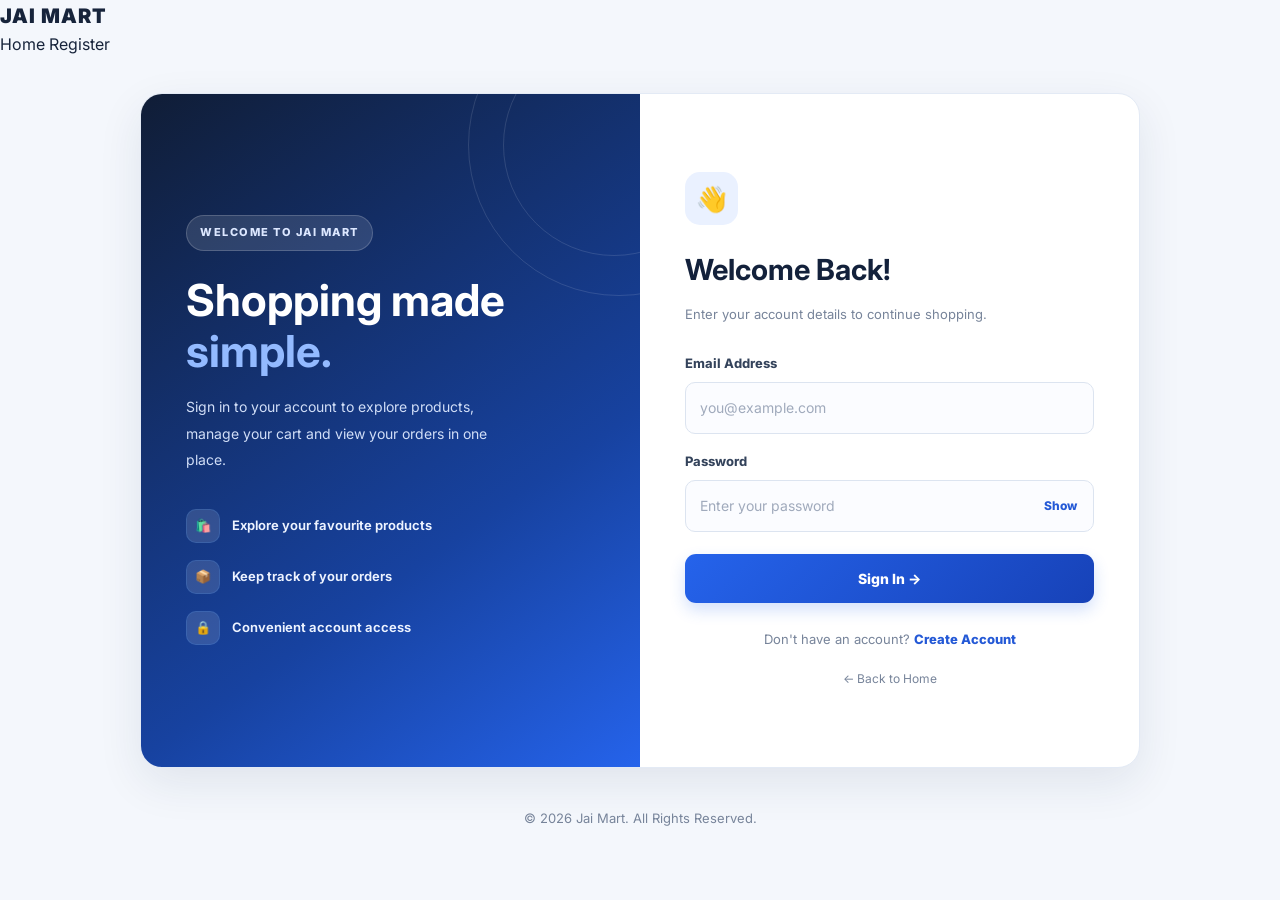
<file: frontend/login.html>
<!DOCTYPE html>
<html lang="en">
<head>
    <meta charset="UTF-8">
    <meta name="viewport" content="width=device-width, initial-scale=1.0">

    <title>Jai Mart - Login</title>
    <link rel="stylesheet" href="style.css">

    <style>
        .login-page {
            min-height: 100vh;
            background: #f4f7fc;
            color: #17243b;
        }

        .login-main {
            width: min(1000px, 92%);
            min-height: 75vh;
            margin: 35px auto;
            display: grid;
            grid-template-columns: 1fr 1fr;
            align-items: stretch;
            border-radius: 22px;
            overflow: hidden;
            background: #fff;
            border: 1px solid #e3eaf5;
            box-shadow: 0 15px 45px rgba(20, 42, 80, 0.09);
        }

        .login-welcome {
            position: relative;
            overflow: hidden;
            display: flex;
            flex-direction: column;
            justify-content: center;
            padding: 45px;
            color: #fff;
            background: linear-gradient(145deg, #101d36, #1742a0 65%, #2563eb);
        }

        .login-welcome::before,
        .login-welcome::after {
            content: "";
            position: absolute;
            border: 1px solid rgba(255, 255, 255, 0.12);
            border-radius: 50%;
            pointer-events: none;
        }

        .login-welcome::before {
            width: 300px;
            height: 300px;
            right: -130px;
            top: -100px;
        }

        .login-welcome::after {
            width: 220px;
            height: 220px;
            right: -85px;
            top: -60px;
        }

        .welcome-badge {
            width: fit-content;
            padding: 8px 13px;
            margin-bottom: 24px;
            border-radius: 30px;
            background: rgba(255, 255, 255, 0.12);
            border: 1px solid rgba(255, 255, 255, 0.18);
            color: #dce7ff;
            font-size: 11px;
            font-weight: 800;
            letter-spacing: 1.5px;
        }

        .login-welcome h1 {
            position: relative;
            z-index: 1;
            font-size: clamp(30px, 4vw, 44px);
            line-height: 1.15;
            margin: 0 0 18px;
            color: #fff;
        }

        .login-welcome h1 span {
            color: #93baff;
        }

        .login-welcome > p {
            position: relative;
            z-index: 1;
            color: #d1def7;
            font-size: 14px;
            line-height: 1.9;
            max-width: 340px;
            margin: 0;
        }

        .welcome-features {
            position: relative;
            z-index: 1;
            display: grid;
            gap: 17px;
            margin-top: 35px;
        }

        .welcome-feature {
            display: flex;
            align-items: center;
            gap: 12px;
            color: #edf3ff;
            font-size: 13px;
            font-weight: 650;
        }

        .feature-icon {
            display: grid;
            place-items: center;
            width: 34px;
            height: 34px;
            border-radius: 10px;
            flex-shrink: 0;
            background: rgba(255, 255, 255, 0.13);
        }

        .login-form-panel {
            display: flex;
            flex-direction: column;
            justify-content: center;
            padding: 45px;
            min-width: 0;
        }

        .login-heading-icon {
            width: 53px;
            height: 53px;
            display: grid;
            place-items: center;
            background: #eaf1ff;
            color: #2459d6;
            border-radius: 15px;
            font-size: 25px;
            margin-bottom: 22px;
        }

        .login-form-panel h2 {
            color: #13213b;
            font-size: 29px;
            margin: 0 0 9px;
        }

        .login-subtitle {
            color: #77849a;
            font-size: 13px;
            line-height: 1.7;
            margin: 0 0 28px;
        }

        .login-form {
            display: grid;
            gap: 17px;
        }

        .login-field {
            display: grid;
            gap: 8px;
        }

        .login-field label {
            color: #34435b;
            font-size: 13px;
            font-weight: 750;
        }

        .login-field input {
            width: 100%;
            min-width: 0;
            box-sizing: border-box;
            padding: 14px;
            border: 1px solid #dce4f0;
            border-radius: 10px;
            background: #fbfcff;
            outline: none;
            color: #17243b;
            font: inherit;
            font-size: 14px;
            transition: border-color 0.2s, box-shadow 0.2s;
        }

        .login-field input:focus {
            border-color: #3975ed;
            background: #fff;
            box-shadow: 0 0 0 3px rgba(37, 99, 235, 0.11);
        }

        .login-field input::placeholder {
            color: #a0aabc;
        }

        .password-wrap {
            position: relative;
        }

        .password-wrap input {
            padding-right: 75px;
        }

        .toggle-password {
            position: absolute;
            top: 50%;
            right: 12px;
            transform: translateY(-50%);
            padding: 5px;
            border: none;
            background: transparent;
            color: #2459d6;
            font-size: 12px;
            font-weight: 800;
            cursor: pointer;
        }

        .login-submit {
            width: 100%;
            min-height: 49px;
            margin-top: 5px;
            border: none;
            border-radius: 11px;
            color: #fff;
            background: linear-gradient(135deg, #2563eb, #1742b8);
            font-size: 14px;
            font-weight: 800;
            cursor: pointer;
            box-shadow: 0 7px 16px rgba(37, 99, 235, 0.2);
            transition: transform 0.2s, opacity 0.2s;
        }

        .login-submit:hover {
            transform: translateY(-2px);
        }

        .login-submit:disabled {
            opacity: 0.65;
            cursor: wait;
            transform: none;
        }

        .login-register {
            text-align: center;
            margin: 25px 0 0;
            color: #77849a;
            font-size: 13px;
            line-height: 1.8;
        }

        .login-register a {
            color: #2459d6;
            font-weight: 800;
            text-decoration: none;
        }

        .login-register a:hover {
            text-decoration: underline;
        }

        .login-back-home {
            display: block;
            margin-top: 17px;
            text-align: center;
            color: #77849a;
            font-size: 12px;
            text-decoration: none;
        }

        .login-back-home:hover {
            color: #2459d6;
        }

        .login-page footer {
            text-align: center;
            padding: 5px 15px 20px;
            color: #77849a;
            font-size: 13px;
        }

        @media (max-width: 760px) {
            .login-main {
                grid-template-columns: 1fr;
                width: min(480px, 92%);
                margin: 25px auto;
            }

            .login-welcome {
                padding: 30px;
            }

            .login-welcome h1 {
                font-size: 32px;
            }

            .welcome-features {
                grid-template-columns: 1fr;
                gap: 12px;
                margin-top: 24px;
            }

            .login-form-panel {
                padding: 30px;
            }
        }

        @media (max-width: 400px) {
            .login-welcome,
            .login-form-panel {
                padding: 23px;
            }
        }
    </style>
</head>

<body class="login-page">

<header>
    <div class="logo">JAI MART</div>

    <nav>
        <a href="index.html">Home</a>
        <a href="register.html">Register</a>
    </nav>
</header>

<main class="login-main">

    <section class="login-welcome">
        <div class="welcome-badge">WELCOME TO JAI MART</div>

        <h1>Shopping made <span>simple.</span></h1>

        <p>
            Sign in to your account to explore products,
            manage your cart and view your orders in one place.
        </p>

        <div class="welcome-features">
            <div class="welcome-feature">
                <span class="feature-icon">🛍️</span>
                <span>Explore your favourite products</span>
            </div>

            <div class="welcome-feature">
                <span class="feature-icon">📦</span>
                <span>Keep track of your orders</span>
            </div>

            <div class="welcome-feature">
                <span class="feature-icon">🔒</span>
                <span>Convenient account access</span>
            </div>
        </div>
    </section>

    <section class="login-form-panel">
        <div class="login-heading-icon">👋</div>

        <h2>Welcome Back!</h2>
        <p class="login-subtitle">
            Enter your account details to continue shopping.
        </p>

        <form class="login-form" onsubmit="loginUser(event)">

            <div class="login-field">
                <label for="loginEmail">Email Address</label>
                <input
                    type="email"
                    id="loginEmail"
                    name="email"
                    placeholder="you@example.com"
                    autocomplete="email"
                    maxlength="254"
                    required
                >
            </div>

            <div class="login-field">
                <label for="loginPassword">Password</label>

                <div class="password-wrap">
                    <input
                        type="password"
                        id="loginPassword"
                        name="password"
                        placeholder="Enter your password"
                        autocomplete="current-password"
                        required
                    >

                    <button
                        type="button"
                        class="toggle-password"
                        id="togglePassword"
                        aria-label="Show password"
                        aria-pressed="false"
                    >
                        Show
                    </button>
                </div>
            </div>

            <button type="submit" class="login-submit" id="loginSubmit">
                Sign In →
            </button>

        </form>

        <p class="login-register">
            Don't have an account?
            <a href="register.html">Create Account</a>
        </p>

        <a class="login-back-home" href="index.html">
            ← Back to Home
        </a>
    </section>

</main>

<footer>
    <p>© 2026 Jai Mart. All Rights Reserved.</p>
</footer>

<script>
const passwordInput = document.getElementById("loginPassword");
const togglePassword = document.getElementById("togglePassword");

togglePassword.addEventListener("click", function() {
    const showPassword = passwordInput.type === "password";

    passwordInput.type = showPassword ? "text" : "password";
    togglePassword.textContent = showPassword ? "Hide" : "Show";
    togglePassword.setAttribute("aria-pressed", String(showPassword));
    togglePassword.setAttribute(
        "aria-label",
        showPassword ? "Hide password" : "Show password"
    );
});
</script>

<script src="script.js"></script>

</body>
</html>
</file>
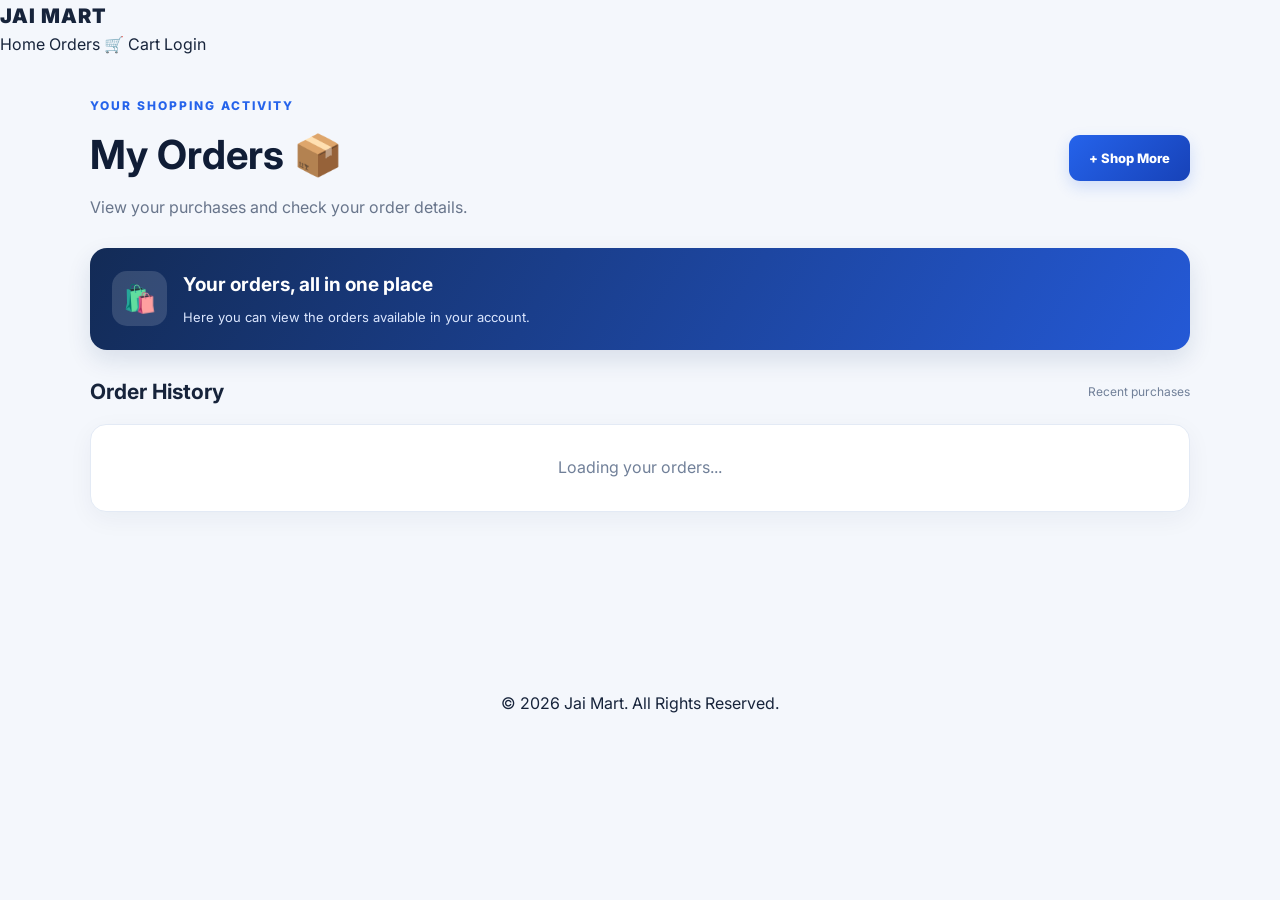
<file: frontend/orders.html>
<!DOCTYPE html>
<html lang="en">
<head>
    <meta charset="UTF-8">
    <meta name="viewport" content="width=device-width, initial-scale=1.0">

    <title>Jai Mart - My Orders</title>
    <link rel="stylesheet" href="style.css">

    <style>
        .orders-page {
            min-height: 100vh;
            background: #f4f7fc;
            color: #17243b;
        }

        .orders-main {
            width: min(1100px, 92%);
            margin: 38px auto 55px;
            min-height: 60vh;
        }

        .orders-heading {
            display: flex;
            align-items: center;
            justify-content: space-between;
            gap: 20px;
            flex-wrap: wrap;
            margin-bottom: 28px;
        }

        .orders-eyebrow {
            color: #2563eb;
            font-size: 12px;
            font-weight: 800;
            letter-spacing: 2px;
            text-transform: uppercase;
        }

        .orders-heading h1 {
            color: #101d36;
            font-size: clamp(28px, 4vw, 40px);
            margin: 8px 0;
        }

        .orders-heading p {
            color: #68758b;
            margin: 0;
            line-height: 1.6;
        }

        .orders-shop-button {
            display: inline-flex;
            align-items: center;
            justify-content: center;
            gap: 8px;
            padding: 13px 20px;
            border-radius: 11px;
            background: linear-gradient(135deg, #2563eb, #1742b8);
            color: white;
            text-decoration: none;
            font-weight: 800;
            font-size: 13px;
            box-shadow: 0 6px 15px rgba(37, 99, 235, 0.18);
            transition: transform 0.2s;
        }

        .orders-shop-button:hover {
            transform: translateY(-2px);
        }

        .orders-intro-card {
            display: flex;
            align-items: center;
            gap: 16px;
            padding: 22px;
            margin-bottom: 25px;
            border-radius: 17px;
            background: linear-gradient(120deg, #132b56, #2459d6);
            color: #fff;
            box-shadow: 0 10px 25px rgba(20, 50, 100, 0.12);
        }

        .orders-intro-icon {
            display: grid;
            place-items: center;
            width: 55px;
            height: 55px;
            flex-shrink: 0;
            border-radius: 15px;
            background: rgba(255, 255, 255, 0.14);
            font-size: 27px;
        }

        .orders-intro-card h2 {
            margin: 0 0 6px;
            font-size: 19px;
        }

        .orders-intro-card p {
            margin: 0;
            color: #dce7ff;
            font-size: 13px;
            line-height: 1.6;
        }

        .orders-section-title {
            display: flex;
            align-items: center;
            justify-content: space-between;
            gap: 12px;
            margin-bottom: 16px;
        }

        .orders-section-title h2 {
            margin: 0;
            color: #17243b;
            font-size: 21px;
        }

        .orders-section-title span {
            color: #718099;
            font-size: 12px;
        }

        #orderList {
            display: grid;
            gap: 18px;
        }

        /* Styles for order cards created by script.js */
        #orderList > * {
            background: #fff;
            border: 1px solid #e3eaf5;
            border-radius: 16px;
            padding: 22px;
            box-shadow: 0 7px 24px rgba(20, 42, 80, 0.05);
            overflow-wrap: anywhere;
            transition: box-shadow 0.2s, transform 0.2s;
        }

        #orderList > *:hover {
            box-shadow: 0 12px 28px rgba(20, 42, 80, 0.09);
        }

        #orderList h2,
        #orderList h3,
        #orderList h4 {
            color: #172b4d;
            margin-top: 0;
        }

        #orderList p {
            color: #62718a;
            line-height: 1.7;
        }

        #orderList button {
            border: none;
            border-radius: 9px;
            padding: 10px 15px;
            background: #2563eb;
            color: white;
            font-size: 13px;
            font-weight: 750;
            cursor: pointer;
        }

        #orderList button:hover {
            background: #1742b8;
        }

        #orderList img {
            max-width: 100%;
            border-radius: 10px;
        }

        .orders-page footer {
            text-align: center;
            margin-top: 35px;
        }

        @media (max-width: 600px) {
            .orders-main {
                margin-top: 25px;
            }

            .orders-intro-card {
                align-items: flex-start;
                padding: 17px;
            }

            #orderList > * {
                padding: 16px;
            }

            .orders-heading {
                align-items: flex-start;
            }
        }
    </style>
</head>

<body class="orders-page">

<header>
    <div class="logo">JAI MART</div>

    <nav>
        <a href="index.html">Home</a>
        <a href="orders.html">Orders</a>
        <a href="cart.html">🛒 Cart</a>
        <a href="login.html" id="loginLink">Login</a>
    </nav>
</header>

<main class="orders-main">

    <section class="orders-heading">
        <div>
            <div class="orders-eyebrow">Your shopping activity</div>
            <h1>My Orders 📦</h1>
            <p>View your purchases and check your order details.</p>
        </div>

        <a href="index.html" class="orders-shop-button">
            + Shop More
        </a>
    </section>

    <section class="orders-intro-card">
        <div class="orders-intro-icon">🛍️</div>
        <div>
            <h2>Your orders, all in one place</h2>
            <p>Here you can view the orders available in your account.</p>
        </div>
    </section>

    <section>
        <div class="orders-section-title">
            <h2>Order History</h2>
            <span>Recent purchases</span>
        </div>

        <div id="orderList" aria-live="polite">
            <div style="text-align:center; padding:30px; color:#718099;">
                Loading your orders...
            </div>
        </div>
    </section>

</main>

<footer>
    <p>© 2026 Jai Mart. All Rights Reserved.</p>
</footer>

<script src="script.js"></script>

</body>
</html>
</file>
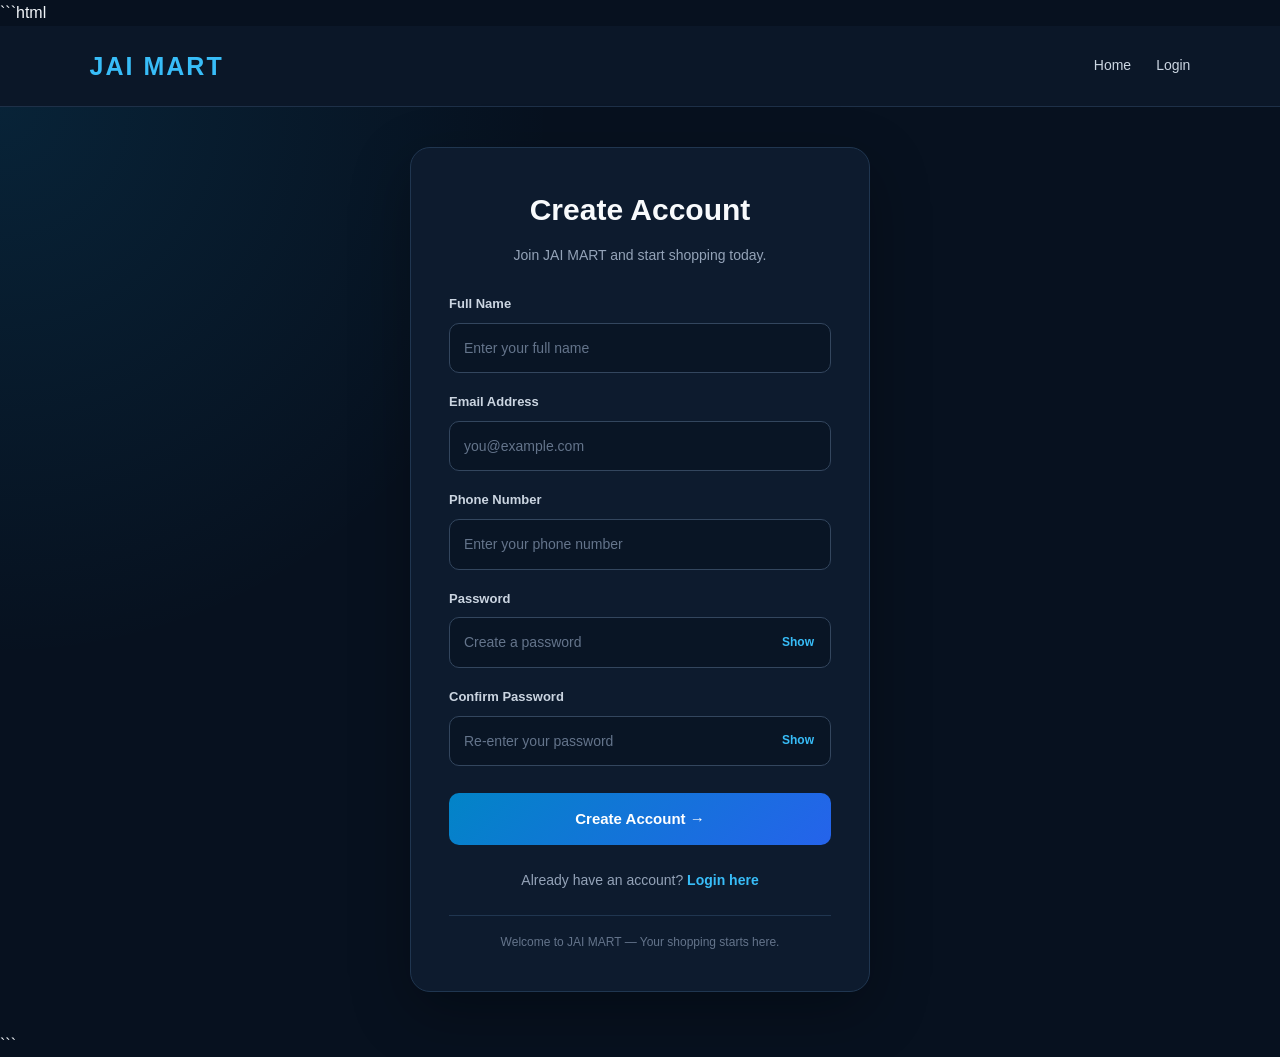
<file: frontend/registration.html>
```html
<!DOCTYPE html>
<html lang="en">
<head>
    <meta charset="UTF-8">
    <meta name="viewport" content="width=device-width, initial-scale=1.0">

    <title>JAI MART - Create Account</title>

    <link rel="stylesheet" href="style.css">

    <style>
        * {
            box-sizing: border-box;
        }

        body {
            margin: 0;
            min-height: 100vh;
            font-family: Arial, sans-serif;
            background: #07111f;
            color: #f1f5f9;
        }

        header {
            display: flex;
            justify-content: space-between;
            align-items: center;
            padding: 20px 7%;
            background: #0b1728;
            border-bottom: 1px solid #1e3048;
        }

        .logo {
            color: #38bdf8;
            font-size: 25px;
            font-weight: 800;
            letter-spacing: 2px;
        }

        nav {
            display: flex;
            gap: 25px;
        }

        nav a {
            color: #cbd5e1;
            text-decoration: none;
            font-size: 14px;
            transition: color 0.3s;
        }

        nav a:hover {
            color: #38bdf8;
        }

        .register-wrapper {
            min-height: calc(100vh - 75px);
            display: flex;
            justify-content: center;
            align-items: center;
            padding: 40px 18px;
            background:
                radial-gradient(
                    circle at top left,
                    rgba(14, 165, 233, 0.12),
                    transparent 35%
                ),
                #07111f;
        }

        .form-container {
            width: 100%;
            max-width: 460px;
            padding: 38px;
            background: #0d1b2e;
            border: 1px solid #203650;
            border-radius: 20px;
            box-shadow: 0 20px 60px rgba(0, 0, 0, 0.3);
        }

        .form-container h2 {
            margin: 0 0 10px;
            font-size: 30px;
            text-align: center;
            color: #f8fafc;
        }

        .subtitle {
            margin: 0 0 28px;
            color: #94a3b8;
            text-align: center;
            font-size: 14px;
            line-height: 1.6;
        }

        .input-group {
            margin-bottom: 19px;
        }

        .input-group label {
            display: block;
            margin-bottom: 8px;
            color: #cbd5e1;
            font-size: 13px;
            font-weight: 600;
        }

        .input-group input {
            width: 100%;
            padding: 13px 14px;
            border: 1px solid #33465e;
            border-radius: 10px;
            background: #091525;
            color: #f8fafc;
            font-size: 14px;
            outline: none;
            transition: border-color 0.3s, box-shadow 0.3s;
        }

        .input-group input:focus {
            border-color: #38bdf8;
            box-shadow: 0 0 0 3px rgba(56, 189, 248, 0.12);
        }

        .input-group input::placeholder {
            color: #64748b;
        }

        .password-wrapper {
            position: relative;
        }

        .password-wrapper input {
            padding-right: 65px;
        }

        .toggle-password {
            position: absolute;
            right: 12px;
            top: 50%;
            transform: translateY(-50%);
            padding: 5px;
            border: none;
            background: transparent;
            color: #38bdf8;
            font-size: 12px;
            font-weight: 600;
            cursor: pointer;
        }

        .register-button {
            width: 100%;
            margin-top: 8px;
            padding: 14px;
            border: none;
            border-radius: 10px;
            background: linear-gradient(135deg, #0284c7, #2563eb);
            color: white;
            font-size: 15px;
            font-weight: 700;
            cursor: pointer;
            transition: transform 0.2s, box-shadow 0.2s;
        }

        .register-button:hover {
            transform: translateY(-2px);
            box-shadow: 0 8px 24px rgba(37, 99, 235, 0.3);
        }

        .login-text {
            margin: 24px 0 0;
            text-align: center;
            color: #94a3b8;
            font-size: 14px;
        }

        .login-text a {
            color: #38bdf8;
            text-decoration: none;
            font-weight: 700;
        }

        .login-text a:hover {
            text-decoration: underline;
        }

        .secure-note {
            margin-top: 24px;
            padding-top: 17px;
            border-top: 1px solid #203650;
            color: #64748b;
            text-align: center;
            font-size: 12px;
        }

        @media (max-width: 480px) {
            header {
                padding: 18px 5%;
            }

            .logo {
                font-size: 21px;
            }

            nav {
                gap: 14px;
            }

            .form-container {
                padding: 27px 20px;
            }

            .form-container h2 {
                font-size: 26px;
            }
        }
    </style>
</head>

<body>

<header>
    <div class="logo">JAI MART</div>

    <nav>
        <a href="index.html">Home</a>
        <a href="login.html">Login</a>
    </nav>
</header>

<main class="register-wrapper">

    <div class="form-container">

        <h2>Create Account</h2>

        <p class="subtitle">
            Join JAI MART and start shopping today.
        </p>

        <form onsubmit="registerUser(event)">

            <div class="input-group">
                <label for="registerName">Full Name</label>
                <input
                    type="text"
                    id="registerName"
                    placeholder="Enter your full name"
                    autocomplete="name"
                    required
                >
            </div>

            <div class="input-group">
                <label for="registerEmail">Email Address</label>
                <input
                    type="email"
                    id="registerEmail"
                    placeholder="you@example.com"
                    autocomplete="email"
                    required
                >
            </div>

            <div class="input-group">
                <label for="registerPhone">Phone Number</label>
                <input
                    type="tel"
                    id="registerPhone"
                    placeholder="Enter your phone number"
                    autocomplete="tel"
                    required
                >
            </div>

            <div class="input-group">
                <label for="registerPassword">Password</label>

                <div class="password-wrapper">
                    <input
                        type="password"
                        id="registerPassword"
                        placeholder="Create a password"
                        autocomplete="new-password"
                        required
                    >

                    <button
                        type="button"
                        class="toggle-password"
                        onclick="togglePassword('registerPassword', this)"
                    >Show</button>
                </div>
            </div>

            <div class="input-group">
                <label for="confirmPassword">Confirm Password</label>

                <div class="password-wrapper">
                    <input
                        type="password"
                        id="confirmPassword"
                        placeholder="Re-enter your password"
                        autocomplete="new-password"
                        required
                    >

                    <button
                        type="button"
                        class="toggle-password"
                        onclick="togglePassword('confirmPassword', this)"
                    >Show</button>
                </div>
            </div>

            <button type="submit" class="register-button">
                Create Account →
            </button>

        </form>

        <p class="login-text">
            Already have an account?
            <a href="login.html">Login here</a>
        </p>

        <div class="secure-note">
            Welcome to JAI MART — Your shopping starts here.
        </div>

    </div>

</main>

<script>
    function togglePassword(inputId, button) {
        const input = document.getElementById(inputId);

        if (input.type === "password") {
            input.type = "text";
            button.textContent = "Hide";
        } else {
            input.type = "password";
            button.textContent = "Show";
        }
    }
</script>

<script src="script.js"></script>

</body>
</html>
```
</file>
<file: frontend/style.css>
@import url('https://fonts.googleapis.com/css2?family=Inter:wght@400;500;600;700;800;900&display=swap');

:root {
    --bg: #0b1120;
    --surface: #111b2e;
    --surface-light: #17243a;
    --blue: #2563eb;
    --blue-light: #60a5fa;
    --cyan: #38bdf8;
    --text: #f8fafc;
    --muted: #9caec6;
    --border: rgba(148, 163, 184, 0.16);
}

* {
    box-sizing: border-box;
    margin: 0;
    padding: 0;
}

html {
    scroll-behavior: smooth;
    scroll-padding-top: 100px;
}

body {
    font-family: 'Inter', Arial, sans-serif;
    color: var(--text);
    background:
        radial-gradient(ellipse at 50% 0%, rgba(37, 99, 235, 0.08), transparent 45%),
        var(--bg);
    line-height: 1.6;
    overflow-x: hidden;
}

button, input {
    font: inherit;
}

button, a {
    -webkit-tap-highlight-color: transparent;
}

a {
    color: inherit;
    text-decoration: none;
}

button {
    cursor: pointer;
}

.top-strip {
    text-align: center;
    padding: 8px 16px;
    color: #dbeafe;
    background: linear-gradient(90deg, #10234a, #123e81, #10234a);
    border-bottom: 1px solid rgba(96, 165, 250, 0.2);
    font-size: 12px;
    letter-spacing: 0.5px;
}

.main-header {
    position: sticky;
    top: 0;
    z-index: 100;
    display: flex;
    align-items: center;
    justify-content: space-between;
    gap: 25px;
    padding: 18px 6%;
    background: rgba(11, 17, 32, 0.88);
    border-bottom: 1px solid var(--border);
    backdrop-filter: blur(18px);
}

.logo {
    display: flex;
    align-items: center;
    gap: 10px;
    font-size: 20px;
    font-weight: 900;
    letter-spacing: 1px;
    white-space: nowrap;
}

.logo-icon {
    display: grid;
    place-items: center;
    width: 42px;
    height: 42px;
    color: white;
    border-radius: 13px;
    background: linear-gradient(135deg, #3b82f6, #1d4ed8);
    box-shadow: 0 5px 22px rgba(37, 99, 235, 0.35);
}

.logo-blue, .footer-logo span {
    color: var(--blue-light);
}

.logo small {
    display: block;
    color: var(--muted);
    font-size: 8px;
    letter-spacing: 1.2px;
    font-weight: 600;
    line-height: 1.4;
}

.search-box {
    display: flex;
    align-items: center;
    gap: 10px;
    width: min(390px, 35%);
    padding: 5px 6px 5px 14px;
    background: #111b2e;
    border: 1px solid var(--border);
    border-radius: 12px;
    transition: border-color 0.25s, box-shadow 0.25s;
}

.search-box:focus-within {
    border-color: var(--blue-light);
    box-shadow: 0 0 0 4px rgba(37, 99, 235, 0.12);
}

.search-icon {
    color: var(--blue-light);
    font-size: 23px;
}

.search-box input {
    min-width: 0;
    width: 100%;
    padding: 9px 0;
    border: 0;
    outline: 0;
    color: white;
    background: transparent;
    font-size: 12px;
}

.search-box input::placeholder {
    color: #8091aa;
}

.search-box button, .login-link {
    border: 0;
    color: white;
    background: var(--blue);
    border-radius: 9px;
    padding: 10px 15px;
    font-size: 12px;
    font-weight: 700;
    transition: 0.25s ease;
}

.search-box button:hover, .login-link:hover {
    background: #3b82f6;
    transform: translateY(-1px);
    box-shadow: 0 5px 20px rgba(37, 99, 235, 0.3);
}

.main-nav {
    display: flex;
    align-items: center;
    gap: 20px;
    white-space: nowrap;
}

.main-nav a {
    color: #b8c5d9;
    font-size: 12px;
    font-weight: 600;
    transition: color 0.2s;
}

.main-nav a:hover, .main-nav .nav-active {
    color: white;
}

.main-nav .cart-link {
    color: #dbeafe;
}

/* Hero */
.hero {
    position: relative;
    display: grid;
    grid-template-columns: 1.1fr 0.9fr;
    align-items: center;
    min-height: 530px;
    margin: 32px 5% 0;
    padding: 55px 7%;
    overflow: hidden;
    border: 1px solid rgba(96, 165, 250, 0.22);
    border-radius: 28px;
    background:
        linear-gradient(115deg, rgba(17, 32, 60, 0.98), rgba(11, 25, 49, 0.96) 52%, rgba(15, 47, 98, 0.9));
    isolation: isolate;
}

.hero::before {
    content: "";
    position: absolute;
    inset: 0;
    z-index: -1;
    opacity: 0.25;
    background-image: radial-gradient(rgba(147, 197, 253, 0.5) 1px, transparent 1px);
    background-size: 27px 27px;
    mask-image: linear-gradient(90deg, transparent, black);
}

.hero-content {
    position: relative;
    z-index: 2;
    animation: slideUp 0.8s ease both;
}

.hero-badge {
    display: inline-flex;
    align-items: center;
    gap: 9px;
    padding: 9px 13px;
    margin-bottom: 24px;
    color: #bfdbfe;
    background: rgba(37, 99, 235, 0.13);
    border: 1px solid rgba(96, 165, 250, 0.24);
    border-radius: 30px;
    font-size: 9px;
    font-weight: 800;
    letter-spacing: 1.1px;
}

.live-dot {
    width: 7px;
    height: 7px;
    border-radius: 50%;
    background: #38bdf8;
    box-shadow: 0 0 12px #38bdf8;
}

.hero h1 {
    font-size: clamp(38px, 4.5vw, 65px);
    line-height: 1.12;
    letter-spacing: -2.8px;
    font-weight: 900;
}

.hero h1 span, .section-heading h2 span, .bottom-banner h2 span {
    color: var(--blue-light);
    background: linear-gradient(90deg, #60a5fa, #38bdf8);
    -webkit-background-clip: text;
    background-clip: text;
    -webkit-text-fill-color: transparent;
}

.hero-description {
    max-width: 470px;
    margin-top: 22px;
    color: #aebed3;
    font-size: 14px;
    line-height: 1.9;
}

.hero-actions {
    display: flex;
    align-items: center;
    flex-wrap: wrap;
    gap: 13px;
    margin-top: 30px;
}

.primary-btn, .secondary-btn {
    display: inline-flex;
    align-items: center;
    justify-content: center;
    gap: 18px;
    min-height: 48px;
    padding: 0 21px;
    border-radius: 11px;
    font-size: 12px;
    font-weight: 800;
    transition: transform 0.25s, box-shadow 0.25s, background 0.25s;
}

.primary-btn {
    color: white;
    border: 0;
    background: linear-gradient(110deg, #2563eb, #1685ed);
    box-shadow: 0 8px 25px rgba(37, 99, 235, 0.28);
}

.primary-btn:hover {
    transform: translateY(-3px);
    box-shadow: 0 12px 30px rgba(37, 99, 235, 0.42);
}

.primary-btn span {
    font-size: 18px;
}

.secondary-btn {
    color: #dbeafe;
    border: 1px solid rgba(148, 163, 184, 0.28);
    background: rgba(255, 255, 255, 0.035);
}

.secondary-btn:hover {
    border-color: var(--blue-light);
    background: rgba(37, 99, 235, 0.12);
}

.hero-features {
    display: flex;
    gap: 26px;
    margin-top: 40px;
}

.feature {
    display: flex;
    align-items: center;
    gap: 10px;
}

.feature-icon {
    display: grid;
    place-items: center;
    width: 33px;
    height: 33px;
    color: #93c5fd;
    background: rgba(37, 99, 235, 0.16);
    border: 1px solid rgba(96, 165, 250, 0.18);
    border-radius: 10px;
}

.feature strong, .feature small {
    display: block;
}

.feature strong {
    font-size: 11px;
}

.feature small {
    color: var(--muted);
    font-size: 9px;
}

/* Hero graphic */
.hero-art {
    position: relative;
    display: grid;
    place-items: center;
    min-height: 350px;
    animation: fadeIn 1.2s ease both;
}

.hero-glow {
    position: absolute;
    width: 270px;
    height: 270px;
    border-radius: 50%;
    filter: blur(80px);
    pointer-events: none;
}

.glow-one {
    top: 10%;
    right: 7%;
    background: rgba(37, 99, 235, 0.3);
}

.glow-two {
    bottom: 0;
    left: 10%;
    width: 180px;
    height: 180px;
    background: rgba(56, 189, 248, 0.12);
}

.hero-core {
    position: relative;
    z-index: 2;
    display: flex;
    flex-direction: column;
    align-items: center;
    justify-content: center;
    width: 215px;
    height: 215px;
    border-radius: 50%;
    border: 1px solid rgba(147, 197, 253, 0.4);
    background: radial-gradient(circle at 35% 25%, #244c8b, #102342 62%, #0b1427);
    box-shadow: 0 0 70px rgba(37, 99, 235, 0.3), inset 0 0 40px rgba(96, 165, 250, 0.1);
    animation: float 5s ease-in-out infinite;
}

.core-star {
    color: #7dd3fc;
    font-size: 26px;
    margin-bottom: 4px;
}

.hero-core > span {
    font-size: 26px;
    font-weight: 900;
    letter-spacing: 5px;
}

.hero-core strong {
    color: #60a5fa;
    font-size: 28px;
    letter-spacing: 3px;
    line-height: 1.1;
}

.hero-core small {
    margin-top: 12px;
    color: #bfdbfe;
    font-size: 7px;
    letter-spacing: 1.4px;
}

.orbit {
    position: absolute;
    width: 290px;
    height: 290px;
    border: 1px solid rgba(96, 165, 250, 0.2);
    border-radius: 50%;
}

.orbit-two {
    width: 345px;
    height: 345px;
    border-style: dashed;
    border-color: rgba(56, 189, 248, 0.18);
    animation: rotateOrbit 35s linear infinite;
}

.floating-card {
    position: absolute;
    z-index: 3;
    display: flex;
    align-items: center;
    gap: 10px;
    padding: 12px 15px;
    border: 1px solid rgba(147, 197, 253, 0.2);
    border-radius: 14px;
    background: rgba(14, 29, 54, 0.9);
    box-shadow: 0 12px 35px rgba(0, 0, 0, 0.22);
    backdrop-filter: blur(10px);
    animation: float 4s ease-in-out infinite;
}

.floating-card > span {
    display: grid;
    place-items: center;
    width: 35px;
    height: 35px;
    border-radius: 10px;
    background: rgba(37, 99, 235, 0.18);
    font-size: 18px;
}

.floating-card strong, .floating-card small {
    display: block;
}

.floating-card strong {
    font-size: 10px;
}

.floating-card small {
    color: var(--muted);
    font-size: 9px;
}

.floating-card-one {
    top: 17%;
    right: -2%;
}

.floating-card-two {
    bottom: 13%;
    left: -4%;
    animation-delay: -2s;
}

.decorative-dot {
    position: absolute;
    width: 8px;
    height: 8px;
    border-radius: 50%;
    background: var(--cyan);
    box-shadow: 0 0 18px var(--cyan);
}

.dot-one { top: 12%; left: 23%; }
.dot-two { bottom: 18%; right: 12%; width: 5px; height: 5px; }
.dot-three { top: 38%; right: 4%; width: 4px; height: 4px; }

/* Benefits */
.benefits {
    display: grid;
    grid-template-columns: repeat(3, 1fr);
    gap: 15px;
    margin: 22px 5% 70px;
}

.benefit-item {
    display: flex;
    align-items: center;
    gap: 14px;
    padding: 18px 20px;
    background: rgba(17, 27, 46, 0.78);
    border: 1px solid var(--border);
    border-radius: 15px;
    transition: border-color 0.25s, transform 0.25s;
}

.benefit-item:hover {
    transform: translateY(-3px);
    border-color: rgba(96, 165, 250, 0.5);
}

.benefit-icon {
    display: grid;
    place-items: center;
    flex-shrink: 0;
    width: 42px;
    height: 42px;
    background: #172d50;
    border-radius: 12px;
    font-size: 20px;
}

.benefit-item strong, .benefit-item small {
    display: block;
}

.benefit-item strong {
    font-size: 12px;
}

.benefit-item small {
    color: var(--muted);
    font-size: 10px;
}

/* Sections */
.category-section, .products-section {
    margin: 0 6% 80px;
}

.section-heading {
    display: flex;
    align-items: end;
    justify-content: space-between;
    gap: 20px;
    margin-bottom: 28px;
}

.eyebrow {
    color: #60a5fa;
    font-size: 10px;
    font-weight: 800;
    letter-spacing: 1.8px;
}

.section-heading h2 {
    margin-top: 7px;
    font-size: clamp(26px, 3vw, 36px);
    line-height: 1.3;
    letter-spacing: -1px;
}

.section-heading p {
    margin-top: 8px;
    color: var(--muted);
    font-size: 12px;
}

.text-link {
    padding-bottom: 5px;
    color: #93c5fd;
    font-size: 12px;
    font-weight: 700;
}

.text-link:hover {
    color: white;
}

/* Category cards */
.category-cards {
    display: grid;
    grid-template-columns: repeat(4, minmax(0, 1fr));
    gap: 17px;
}

.category-card {
    position: relative;
    display: flex;
    flex-direction: column;
    align-items: flex-start;
    justify-content: space-between;
    min-height: 165px;
    padding: 22px;
    overflow: hidden;
    color: white;
    text-align: left;
    border: 1px solid var(--border);
    border-radius: 18px;
    background: linear-gradient(145deg, #172a48, #111b2e);
    transition: transform 0.3s, border-color 0.3s, box-shadow 0.3s;
}

.category-card::after {
    content: "";
    position: absolute;
    width: 100px;
    height: 100px;
    right: -28px;
    top: -28px;
    border-radius: 50%;
    background: rgba(96, 165, 250, 0.08);
    transition: transform 0.35s;
}

.category-card:hover {
    transform: translateY(-6px);
    border-color: rgba(96, 165, 250, 0.55);
    box-shadow: 0 14px 35px rgba(0, 0, 0, 0.18);
}

.category-card:hover::after {
    transform: scale(1.7);
}

.category-emoji {
    display: grid;
    place-items: center;
    width: 51px;
    height: 51px;
    border: 1px solid rgba(147, 197, 253, 0.2);
    border-radius: 15px;
    background: rgba(37, 99, 235, 0.16);
    font-size: 26px;
}

.category-name {
    margin-top: 22px;
    font-size: 14px;
    font-weight: 800;
}

.category-arrow {
    position: absolute;
    right: 20px;
    bottom: 21px;
    color: #93c5fd;
    font-size: 18px;
}

.category-fashion .category-emoji { background: rgba(168, 85, 247, 0.16); }
.category-footwear .category-emoji { background: rgba(20, 184, 166, 0.16); }
.category-accessories .category-emoji { background: rgba(245, 158, 11, 0.14); }

/* Category filters */
.category-filter {
    display: flex;
    flex-wrap: wrap;
    gap: 9px;
    margin-bottom: 27px;
}

.filter-btn {
    padding: 10px 16px;
    color: #b5c3d7;
    border: 1px solid var(--border);
    border-radius: 30px;
    background: #111b2e;
    font-size: 11px;
    font-weight: 700;
    white-space: nowrap;
    transition: color 0.2s, border-color 0.2s, background 0.2s, transform 0.2s;
}

.filter-btn:hover {
    color: white;
    border-color: #3b82f6;
    transform: translateY(-1px);
}

.filter-btn.active {
    color: white;
    border-color: #2563eb;
    background: linear-gradient(110deg, #2563eb, #1678db);
    box-shadow: 0 4px 16px rgba(37, 99, 235, 0.22);
}

.products-label {
    padding: 9px 12px;
    color: #93c5fd;
    border: 1px solid rgba(96, 165, 250, 0.2);
    border-radius: 9px;
    background: rgba(37, 99, 235, 0.08);
    font-size: 9px;
    font-weight: 800;
    letter-spacing: 0.6px;
}

/* Product cards: supports common structures generated by script.js */
.products {
    display: grid;
    grid-template-columns: repeat(4, minmax(0, 1fr));
    gap: 20px;
}

.products > * {
    min-width: 0;
    overflow: hidden;
    color: var(--text);
    border: 1px solid var(--border);
    border-radius: 17px;
    background: linear-gradient(155deg, #152138, #101827);
    transition: transform 0.3s, border-color 0.3s, box-shadow 0.3s;
    animation: fadeIn 0.5s ease both;
}

.products > *:hover {
    transform: translateY(-6px);
    border-color: rgba(96, 165, 250, 0.55);
    box-shadow: 0 16px 38px rgba(0, 0, 0, 0.23);
}

.products img {
    display: block;
    width: 100%;
    height: 210px;
    object-fit: contain;
    padding: 16px;
    background: linear-gradient(145deg, #f8fafc, #e8eef8);
    transition: transform 0.4s;
}

.products > *:hover img {
    transform: scale(1.04);
}

.products h3, .products h2 {
    padding: 14px 15px 0;
    color: #f8fafc;
    font-size: 14px;
    line-height: 1.5;
}

.products p {
    padding: 5px 15px;
    color: #aebed3;
    font-size: 12px;
}

.products button {
    margin: 10px 15px 16px;
    padding: 10px 13px;
    color: white;
    border: 0;
    border-radius: 9px;
    background: linear-gradient(110deg, #2563eb, #1685ed);
    font-size: 11px;
    font-weight: 800;
    transition: filter 0.2s, transform 0.2s;
}

.products button:hover {
    filter: brightness(1.15);
    transform: translateY(-1px);
}

.products .loading-message,
.products .error-message {
    grid-column: 1 / -1;
    padding: 30px;
    color: var(--muted);
    text-align: center;
    border: 1px dashed var(--border);
    border-radius: 14px;
    background: var(--surface);
}

/* Bottom call-to-action */
.bottom-banner {
    position: relative;
    display: flex;
    align-items: center;
    justify-content: space-between;
    gap: 25px;
    margin: 0 5% 70px;
    padding: 42px 5%;
    overflow: hidden;
    border: 1px solid rgba(96, 165, 250, 0.22);
    border-radius: 22px;
    background: linear-gradient(110deg, #12274a, #10203a 65%, #163c70);
}

.bottom-banner h2 {
    margin-top: 8px;
    font-size: clamp(28px, 3.5vw, 42px);
    line-height: 1.15;
    letter-spacing: -1.5px;
}

.bottom-banner p {
    margin-top: 12px;
    color: #aebed3;
    font-size: 12px;
}

.banner-decoration {
    position: absolute;
    right: 23%;
    top: -50px;
    color: rgba(96, 165, 250, 0.08);
    font-size: 220px;
    pointer-events: none;
}

/* Footer */
.site-footer {
    padding: 42px 6% 20px;
    text-align: center;
    background: #080d18;
    border-top: 1px solid var(--border);
}

.footer-logo {
    font-size: 23px;
    font-weight: 900;
    letter-spacing: 1px;
}

.site-footer > p {
    margin-top: 6px;
    color: var(--muted);
    font-size: 12px;
}

.footer-links {
    display: flex;
    justify-content: center;
    flex-wrap: wrap;
    gap: 25px;
    margin: 25px 0;
}

.footer-links a {
    color: #aebed3;
    font-size: 11px;
}

.footer-links a:hover {
    color: var(--blue-light);
}

.footer-bottom {
    display: flex;
    justify-content: space-between;
    gap: 15px;
    padding-top: 18px;
    color: #7888a0;
    border-top: 1px solid var(--border);
    font-size: 10px;
}

/* Scroll animations */
.reveal-on-scroll {
    opacity: 0;
    transform: translateY(20px);
    transition: opacity 0.7s ease, transform 0.7s ease;
}

.reveal-on-scroll.revealed {
    opacity: 1;
    transform: translateY(0);
}

.back-to-top {
    position: fixed;
    z-index: 90;
    right: 22px;
    bottom: 22px;
    width: 43px;
    height: 43px;
    color: white;
    border: 1px solid rgba(147, 197, 253, 0.25);
    border-radius: 13px;
    background: #2563eb;
    box-shadow: 0 6px 20px rgba(37, 99, 235, 0.3);
    opacity: 0;
    pointer-events: none;
    transform: translateY(10px);
    transition: 0.25s;
}

.back-to-top.visible {
    opacity: 1;
    pointer-events: auto;
    transform: translateY(0);
}

@keyframes slideUp {
    from { opacity: 0; transform: translateY(22px); }
    to { opacity: 1; transform: translateY(0); }
}

@keyframes fadeIn {
    from { opacity: 0; }
    to { opacity: 1; }
}

@keyframes float {
    0%, 100% { transform: translateY(0); }
    50% { transform: translateY(-9px); }
}

@keyframes rotateOrbit {
    from { transform: rotate(0deg); }
    to { transform: rotate(360deg); }
}

/* Tablet */
@media (max-width: 1100px) {
    .main-header {
        flex-wrap: wrap;
        gap: 14px;
    }

    .search-box {
        order: 3;
        width: 100%;
    }

    .main-nav {
        margin-left: auto;
        gap: 15px;
    }

    .hero {
        padding: 45px 5%;
    }

    .products {
        grid-template-columns: repeat(3, minmax(0, 1fr));
    }

    .category-cards {
        grid-template-columns: repeat(2, minmax(0, 1fr));
    }
}

/* Mobile */
@media (max-width: 650px) {
    .top-strip {
        font-size: 10px;
    }

    .main-header {
        padding: 13px 5%;
        gap: 14px;
    }

    .logo {
        font-size: 17px;
    }

    .logo-icon {
        width: 37px;
        height: 37px;
    }

    .main-nav {
        order: 2;
        width: 100%;
        justify-content: space-between;
        gap: 8px;
    }

    .main-nav a {
        font-size: 11px;
    }

    .main-nav .login-link {
        padding: 7px 10px;
    }

    .search-box {
        order: 3;
        width: 100%;
    }

    .hero {
        grid-template-columns: 1fr;
        margin: 18px 4% 0;
        padding: 35px 23px 20px;
        border-radius: 22px;
    }

    .hero h1 {
        font-size: clamp(38px, 10vw, 52px);
        letter-spacing: -1.8px;
    }

    .hero-description {
        font-size: 13px;
    }

    .hero-badge {
        font-size: 8px;
        letter-spacing: 0.6px;
    }

    .hero-actions {
        align-items: stretch;
    }

    .primary-btn, .secondary-btn {
        padding: 0 14px;
        gap: 8px;
        font-size: 11px;
    }

    .hero-features {
        gap: 17px;
        margin-top: 28px;
    }

    .feature {
        gap: 7px;
    }

    .feature strong {
        font-size: 10px;
    }

    .feature small {
        font-size: 8px;
    }

    .hero-art {
        min-height: 290px;
        margin-top: 15px;
        transform: scale(0.88);
    }

    .hero-core {
        width: 185px;
        height: 185px;
    }

    .orbit {
        width: 240px;
        height: 240px;
    }

    .orbit-two {
        width: 285px;
        height: 285px;
    }

    .floating-card-one {
        right: -5px;
    }

    .floating-card-two {
        left: -7px;
    }

    .benefits {
        grid-template-columns: 1fr;
        gap: 10px;
        margin: 16px 4% 55px;
    }

    .benefit-item {
        padding: 13px 15px;
    }

    .category-section, .products-section {
        margin: 0 4% 55px;
    }

    .section-heading {
        align-items: flex-start;
        flex-direction: column;
        gap: 12px;
        margin-bottom: 22px;
    }

    .section-heading h2 {
        font-size: 28px;
    }

    .category-cards {
        grid-template-columns: repeat(2, minmax(0, 1fr));
        gap: 11px;
    }

    .category-card {
        min-height: 140px;
        padding: 15px;
        border-radius: 14px;
    }

    .category-emoji {
        width: 43px;
        height: 43px;
        font-size: 23px;
    }

    .category-name {
        margin-top: 15px;
        font-size: 12px;
    }

    .category-arrow {
        right: 14px;
        bottom: 14px;
    }

    .category-filter {
        flex-wrap: nowrap;
        overflow-x: auto;
        padding: 2px 1px 12px;
        scrollbar-width: thin;
    }

    .filter-btn {
        padding: 9px 13px;
    }

    .products {
        grid-template-columns: repeat(2, minmax(0, 1fr));
        gap: 11px;
    }

    .products img {
        height: 145px;
        padding: 10px;
    }

    .products h3, .products h2 {
        padding: 11px 10px 0;
        font-size: 12px;
    }

    .products p {
        padding: 5px 10px;
        font-size: 11px;
    }

    .products button {
        margin: 8px 10px 12px;
        padding: 9px 10px;
        font-size: 10px;
    }

    .products-label {
        font-size: 8px;
    }

    .bottom-banner {
        align-items: flex-start;
        flex-direction: column;
        margin: 0 4% 45px;
        padding: 30px 23px;
        border-radius: 18px;
    }

    .banner-decoration {
        right: -15px;
        top: 10px;
        font-size: 140px;
    }

    .site-footer {
        padding: 35px 5% 18px;
    }

    .footer-bottom {
        flex-direction: column;
        gap: 6px;
    }
}

@media (prefers-reduced-motion: reduce) {
    *, *::before, *::after {
        animation-duration: 0.01ms !important;
        animation-iteration-count: 1 !important;
        scroll-behavior: auto !important;
        transition-duration: 0.01ms !important;
    }

    .reveal-on-scroll {
        opacity: 1;
        transform: none;
    }
}
</file>
